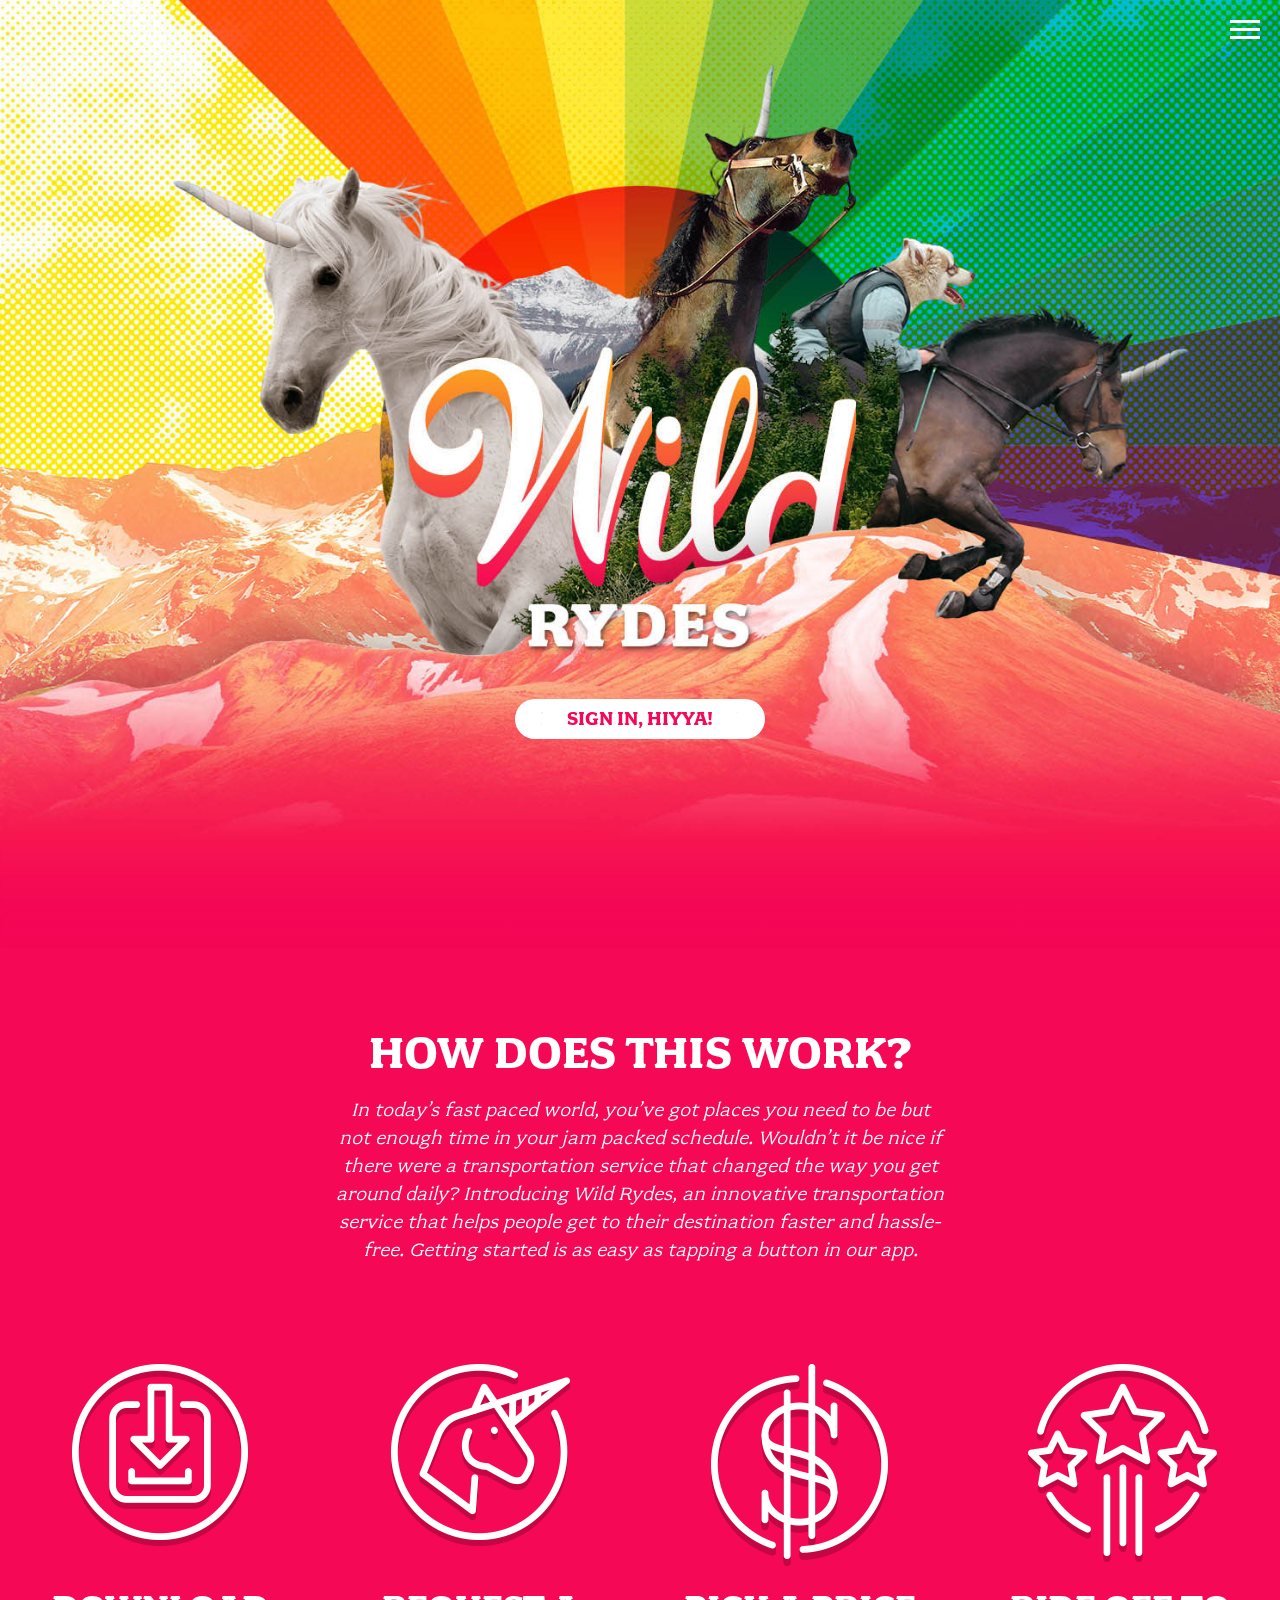
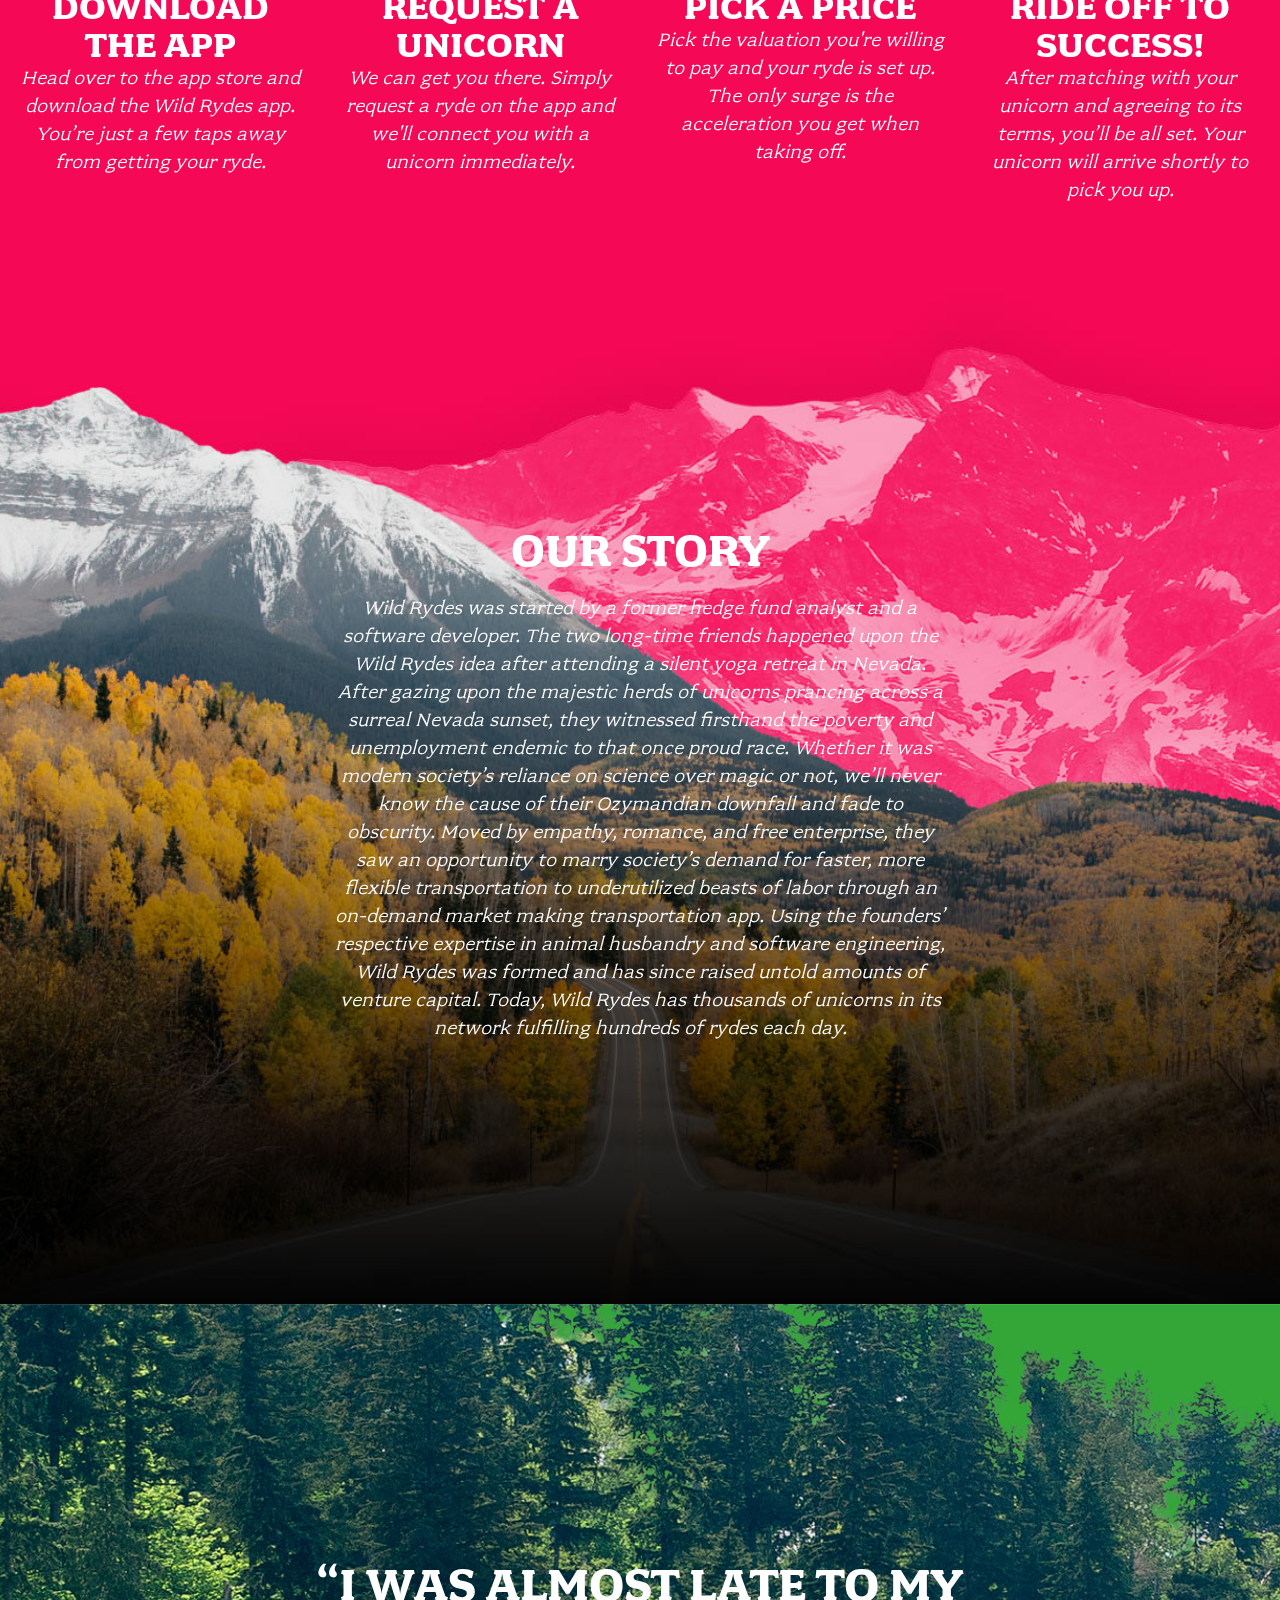
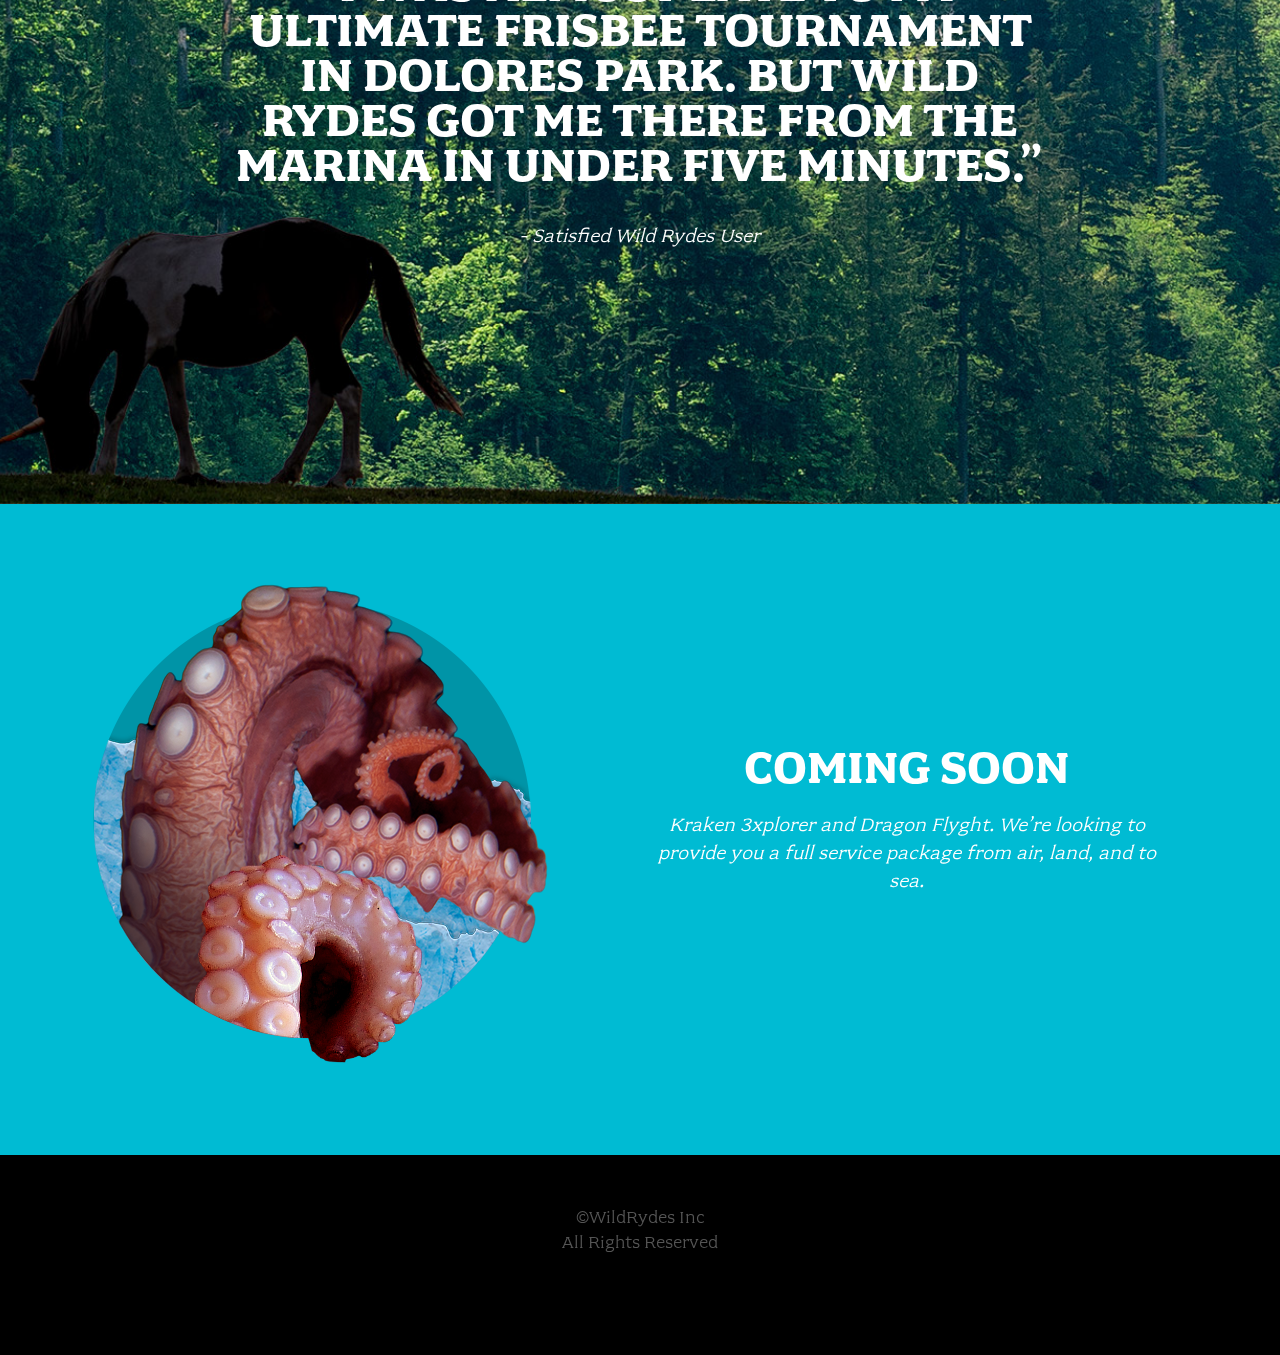
<file: index.html>
<!doctype html>
<html class="no-js" lang="">
<head>
  <meta charset="utf-8">
  <meta name="description" content="">
  <meta name="viewport" content="width=device-width, initial-scale=1">
  <title>Wild Rydes</title>

  <link rel="stylesheet" href="css/font.css">
  <link rel="stylesheet" href="css/main.css">

  <script src="js/vendor/modernizr.js"></script>
</head>
<body class="page-home">

  <header class="site-header">
    <h1 class="title">Wild Rydes</h1>
    <nav class="site-nav">
      <ul>
        <li><a href="index.html">Home</a></li>
        <li><a href="unicorns.html">Meet the Unicorns</a></li>
        <li><a href="investors.html">Investors &amp; Board of Directors</a></li>
        <li><a href="faq.html">FAQ</a></li>
        <li><a href="apply.html">Apply</a></li>
      </ul>
    </nav>
    <button type="button" class="btn-menu"><span>Menu</span></button>

    <div id="authLinks">
      <a class="home-button register" href="/register.html">Register, Giddy Up!</a>
      <a class="home-button signin"  href="/signin.html">Sign In, Hiyya!</a>
    </div>

    <div id="authStatus" style="display:none;">
      <span class="home-button" id="loginMessage">Yee‑haw! You’re logged in.</span>
      <button class="home-button logout" id="logoutButton">Log Out</button>
    </div>
  </header>

  <section class="home-about">
    <div class="row column large-9 xlarge-6 xxlarge-4">
      <h2 class="section-title">How Does This Work?</h2>
      <p class="content">
        In today’s fast paced world, you’ve got places you need to be but not enough time in your jam packed schedule. Wouldn’t it be nice if there were a transportation service that changed the way you get around daily? Introducing Wild Rydes, an innovative transportation service that helps people get to their destination faster and hassle-free. Getting started is as easy as tapping a button in our app.
      </p>
    </div>

    <div class="row medium-up-2 large-up-4">
      <div class="column">
        <div class="home-about-block">
          <h3 class="title icon-download">Download The App</h3>
          <p class="content">Head over to the app store and download the Wild Rydes app. You’re just a few taps away from getting your ryde.</p>
        </div>
      </div>

      <div class="column">
        <div class="home-about-block">
          <h3 class="title icon-unicorn">Request A Unicorn</h3>
          <p class="content">We can get you there. Simply request a ryde on the app and we'll connect you with a unicorn immediately.</p>
        </div>
      </div>

      <div class="column">
        <div class="home-about-block">
          <h3 class="title icon-price">Pick A Price</h3>
          <p class="content">Pick the valuation you're willing to pay and your ryde is set up. The only surge is the acceleration you get when taking off.</p>
        </div>
      </div>

      <div class="column">
        <div class="home-about-block">
          <h3 class="title icon-success">Ride Off To Success!</h3>
          <p class="content">After matching with your unicorn and agreeing to its terms, you’ll be all set. Your unicorn will arrive shortly to pick you up.</p>
        </div>
      </div>
    </div>
  </section>

  <section class="home-story">
    <div class="row column large-9 xlarge-6 xxlarge-4">
      <h2 class="section-title">Our Story</h2>
      <p class="content">
        Wild Rydes was started by a former hedge fund analyst and a software developer. The two long-time friends happened upon the Wild Rydes idea after attending a silent yoga retreat in Nevada. After gazing upon the majestic herds of unicorns prancing across a surreal Nevada sunset, they witnessed firsthand the poverty and unemployment endemic to that once proud race. Whether it was modern society’s reliance on science over magic or not, we’ll never know the cause of their Ozymandian downfall and fade to obscurity. Moved by empathy, romance, and free enterprise, they saw an opportunity to marry society’s demand for faster, more flexible transportation to underutilized beasts of labor through an on-demand market making transportation app. Using the founders’ respective expertise in animal husbandry and software engineering, Wild Rydes was formed and has since raised untold amounts of venture capital. Today, Wild Rydes has thousands of unicorns in its network fulfilling hundreds of rydes each day.
      </p>
    </div>
  </section>

  <section class="home-quote">
    <div class="row column medium-8 xxlarge-6">
      <div class="quote-wrap">
        <div class="quote">
          “I was almost late to my ultimate frisbee tournament in DOLORES park. BUt Wild Rydes Got me there from the marina in under five minutes.”
        </div>
        <div class="quoter">- Satisfied Wild Rydes User</div>
      </div>
    </div>
  </section>

  <section class="kraken-callout">
    <div class="row">
      <div class="columns medium-6 xxlarge-4 xxlarge-offset-2">
        <img src="images/wr-home-kraken.png">
      </div>

      <div class="columns medium-6 xlarge-5 xxlarge-4">
        <h4 class="title">Coming Soon</h4>
        <p class="content">
          Kraken 3xplorer and Dragon Flyght. We’re looking to provide you a full service package from air, land, and to sea.
        </p>
      </div>
    </div>
  </section>

  <footer class="site-footer">
    <div class="row column">
      <div class="footer-legal">
        &copy;WildRydes Inc<br>
        All Rights Reserved
      </div>
    </div>
  </footer>

  <script src="js/vendor.js"></script>
  <script src="js/vendor/jquery-3.1.0.js"></script>
  
  <script src="js/vendor/aws-cognito-sdk.min.js"></script>
  <script src="js/vendor/amazon-cognito-identity.min.js"></script>
  <script src="js/config.js"></script>
  <script src="js/cognito-auth.js"></script>
  
  <script src="js/main.js"></script>
</body>
</html>
</file>
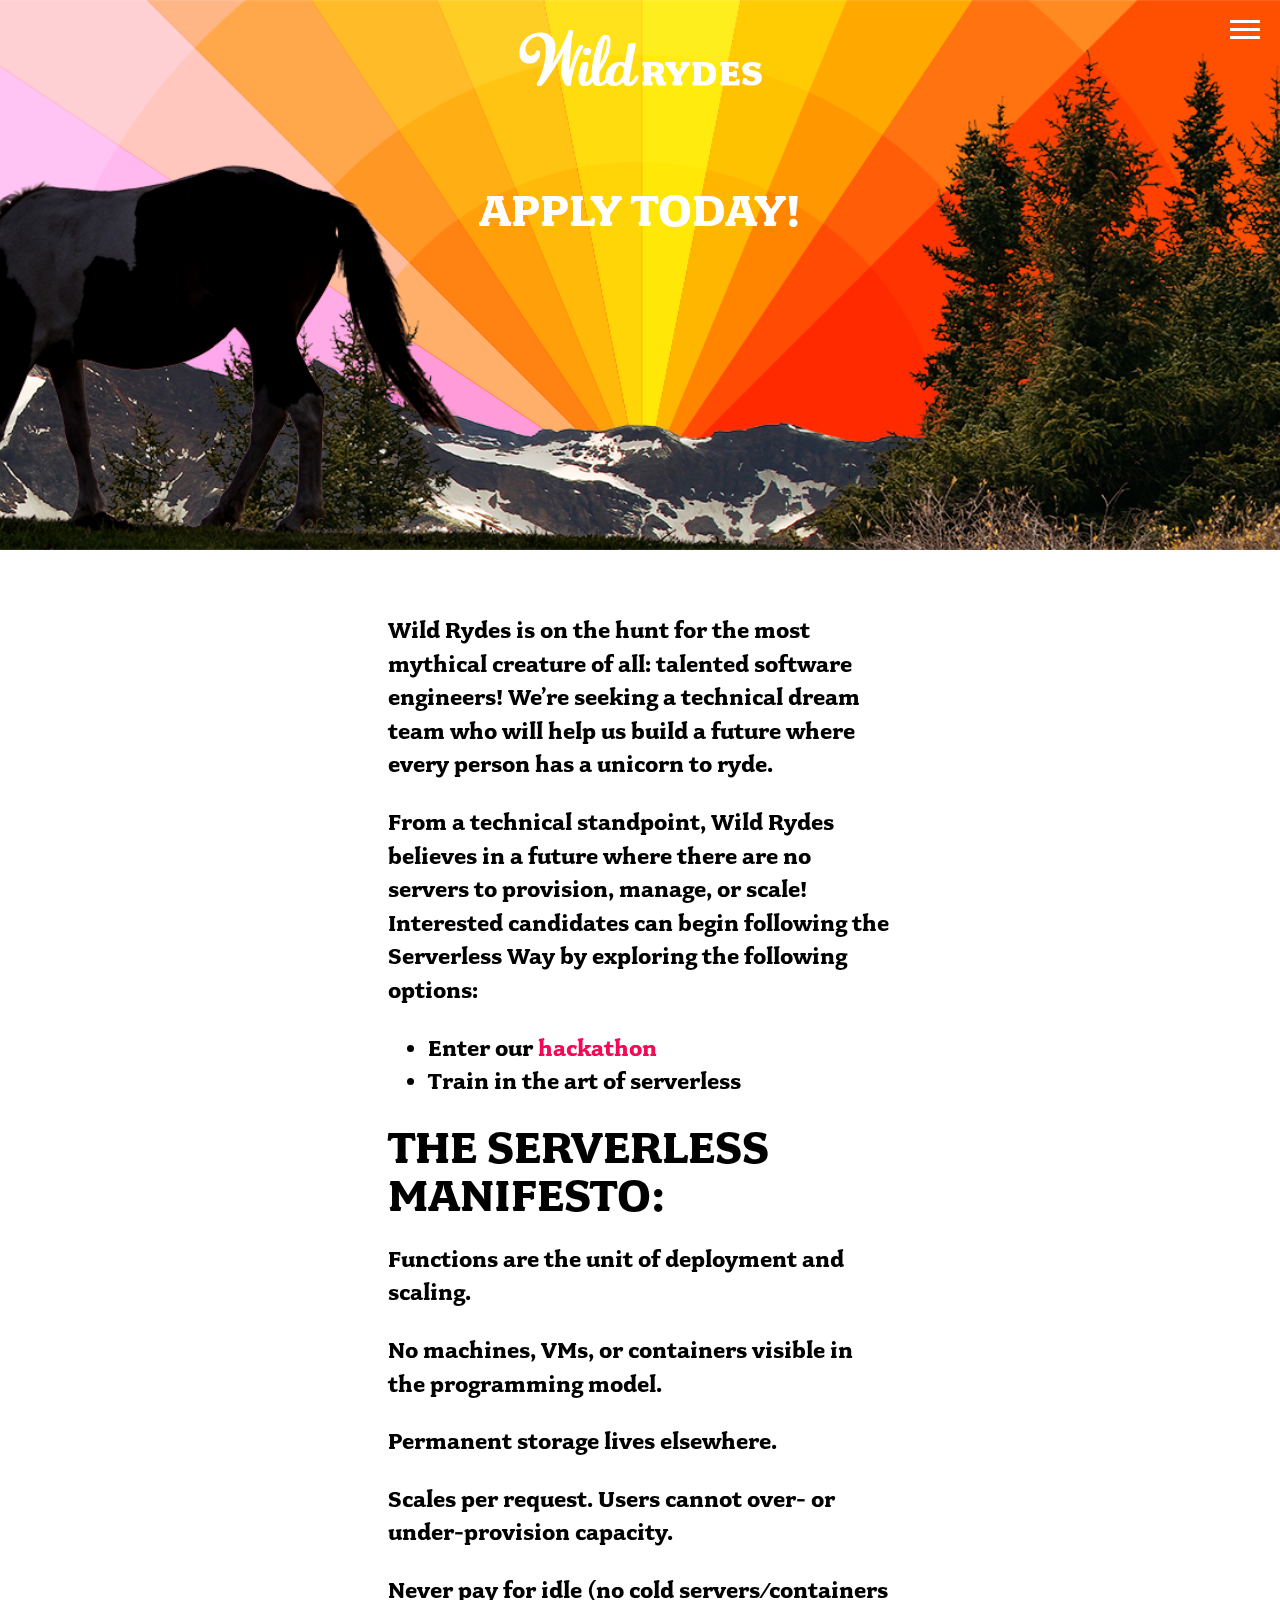
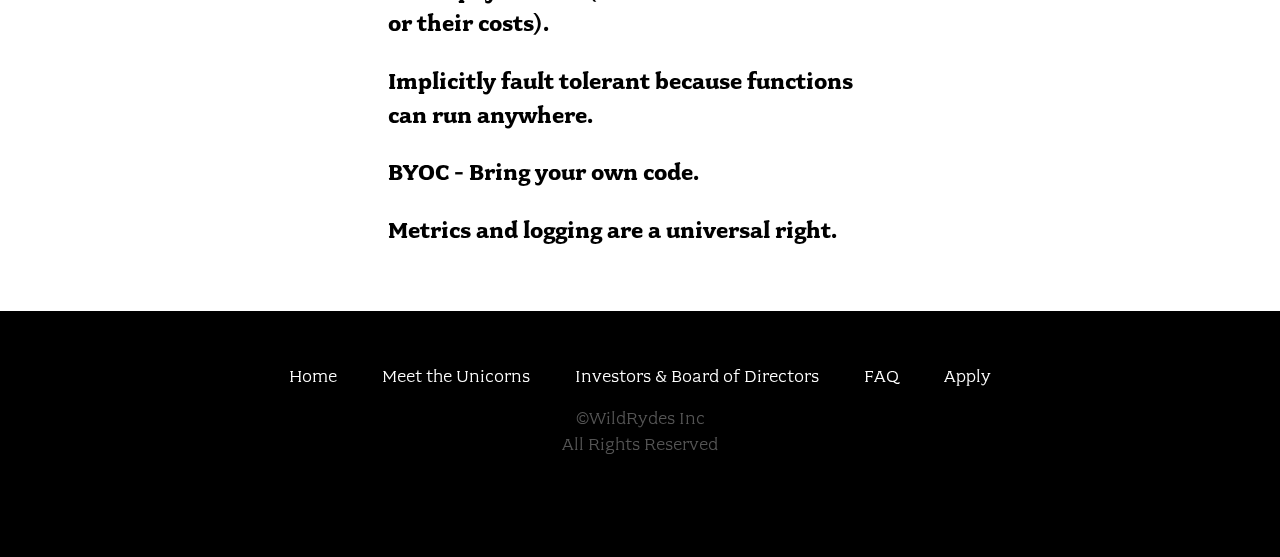
<file: apply.html>
<!doctype html>
<html class="no-js" lang="">
<head>
  <meta charset="utf-8">
  <meta name="description" content="">
  <meta name="viewport" content="width=device-width, initial-scale=1">
  <title>Apply - Wild Rydes</title>

  <link rel="stylesheet" href="css/font.css">
  <link rel="stylesheet" href="css/main.css">

  <script src="js/vendor/modernizr.js"></script>
</head>
<body class="page-apply">

  <header class="site-header">
    <div class="site-logo">Wild Rydes</div>

    <div class="row column medium-8 large-6 xlarge-5 xxlarge-4">
      <h1 class="title">Apply Today!</h1>
    </div>

    <nav class="site-nav">
      <ul>
        <li><a href="index.html">Home</a></li>
        <li><a href="unicorns.html">Meet the Unicorns</a></li>
        <li><a href="investors.html">Investors & Board of Directors</a></li>
        <li><a href="faq.html">FAQ</a></li>
        <li><a href="apply.html">Apply</a></li>
      </ul>
    </nav>
    <button type="button" class="btn-menu"><span>Menu</span></button>
  </header>

  <section class="content">
    <div class="row column medium-10 large-7 xlarge-5">
      <p>Wild Rydes is on the hunt for the most mythical creature of all: talented software engineers! We’re seeking a technical dream team who will help us build a future where every person has a unicorn to ryde.</p>
      <p>From a technical standpoint, Wild Rydes believes in a future where there are no servers to provision, manage, or scale! Interested candidates can begin following the Serverless Way by exploring the following options:</p>
      <ul>
        <li>Enter our <a href="http://awschatbot.devpost.com" target="_blank">hackathon</a></li>
        <li>Train in the art of serverless</li>
      </ul>

      <h2>The Serverless Manifesto:</h2>
      <p>Functions are the unit of deployment and scaling.</p>
      <p>No machines, VMs, or containers visible in the programming model.</p>
      <p>Permanent storage lives elsewhere.</p>
      <p>Scales per request. Users cannot over- or under-provision capacity.</p>
      <p>Never pay for idle (no cold servers/containers or their costs).</p>
      <p>Implicitly fault tolerant because functions can run anywhere.</p>
      <p>BYOC - Bring your own code.</p>
      <p>Metrics and logging are a universal right.</p>
    </div>
  </section>

  <footer class="site-footer">
    <div class="row column">
      <nav class="footer-nav">
        <ul>
          <li><a href="index.html">Home</a></li>
          <li><a href="unicorns.html">Meet the Unicorns</a></li>
          <li><a href="investors.html">Investors & Board of Directors</a></li>
          <li><a href="faq.html">FAQ</a></li>
          <li><a href="apply.html">Apply</a></li>
        </ul>
      </nav>
    </div>

    <div class="row column">
      <div class="footer-legal">
        &copy;WildRydes Inc<br>
        All Rights Reserved
      </div>
    </div>
  </footer>

  <script src="js/vendor.js"></script>

  <script src="js/main.js"></script>
</body>
</html>
</file>
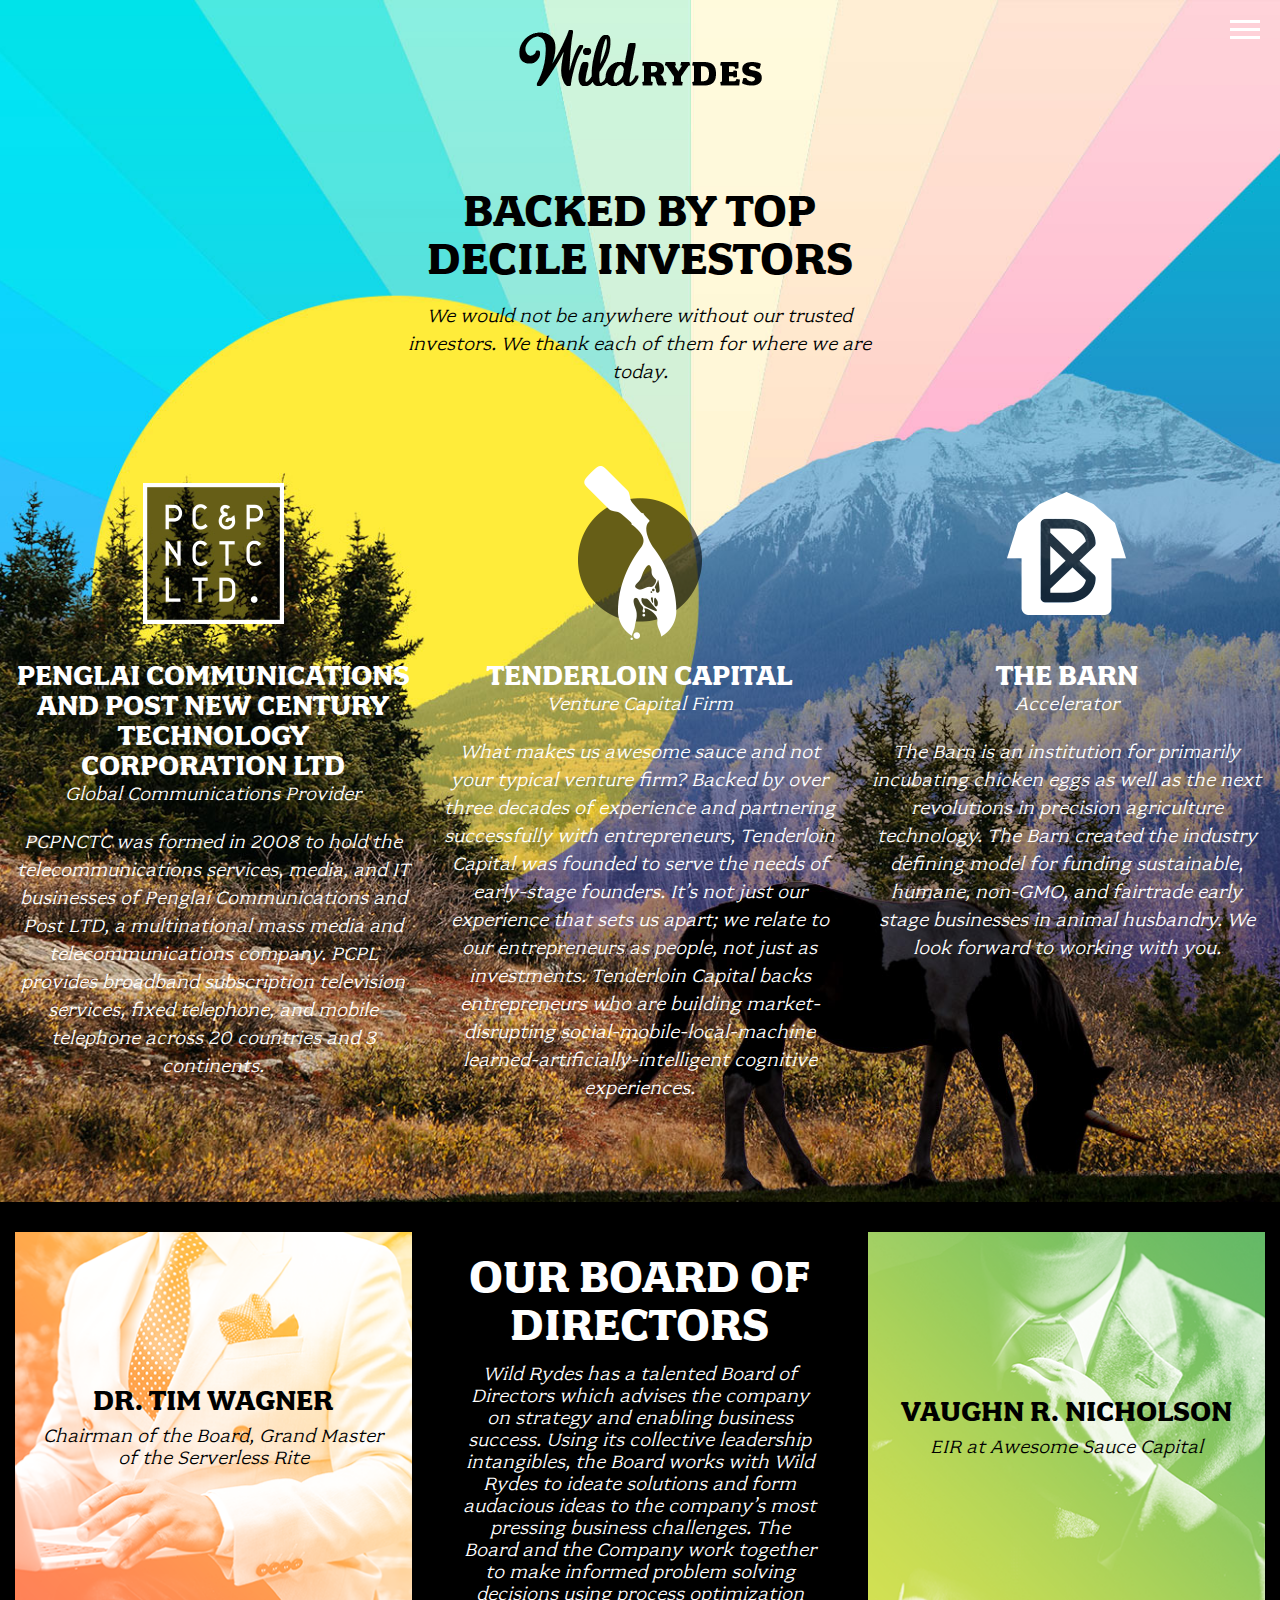
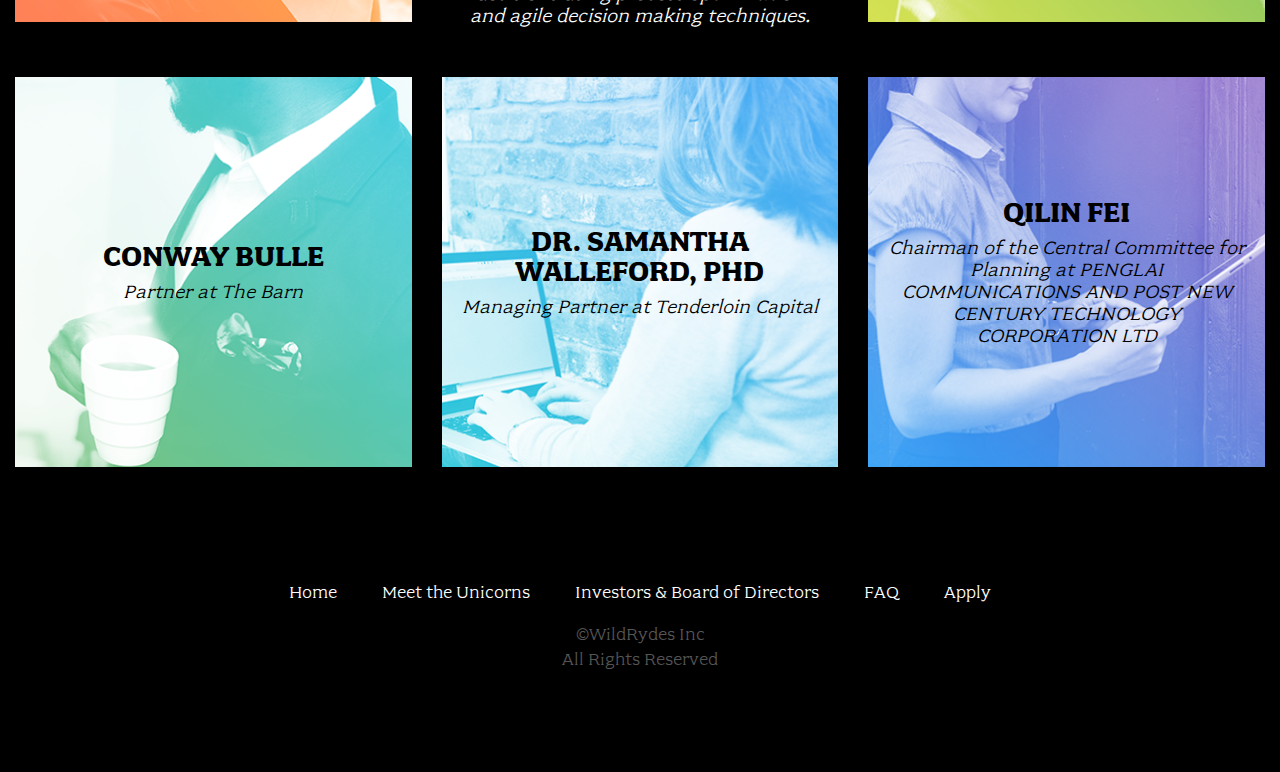
<file: investors.html>
<!doctype html>
<html class="no-js" lang="">
<head>
  <meta charset="utf-8">
  <meta name="description" content="">
  <meta name="viewport" content="width=device-width, initial-scale=1">
  <title>Investors &amp; Board of Directors - Wild Rydes</title>

  <link rel="stylesheet" href="css/font.css">
  <link rel="stylesheet" href="css/main.css">

  <script src="js/vendor/modernizr.js"></script>
</head>
<body class="page-investors">

  <div class="top-section">
    <header class="site-header">
      <div class="site-logo dark">Wild Rydes</div>

      <div class="row column medium-8 large-6 xlarge-5 xxlarge-4">
        <h1 class="title">Backed By Top Decile Investors</h1>
        <p class="content">
          We would not be anywhere without our trusted investors. We thank each of them for where we are today.
        </p>
      </div>

      <nav class="site-nav">
        <ul>
          <li><a href="index.html">Home</a></li>
          <li><a href="unicorns.html">Meet the Unicorns</a></li>
          <li><a href="investors.html">Investors & Board of Directors</a></li>
          <li><a href="faq.html">FAQ</a></li>
          <li><a href="apply.html">Apply</a></li>
        </ul>
      </nav>
      <button type="button" class="btn-menu"><span>Menu</span></button>
    </header>

    <div class="investors-list">
      <div class="row">
        <div class="columns large-4">
          <div class="investor">
            <h2 class="title pcp">Penglai Communications and Post New Century Technology Corporation Ltd</h2>
            <div class="subtitle">Global Communications Provider</div>
            <p class="content">
              PCPNCTC was formed in 2008 to hold the telecommunications services, media, and IT businesses of Penglai Communications and Post LTD, a multinational mass media and telecommunications company. PCPL provides broadband subscription television services, fixed telephone, and mobile telephone across 20 countries and 3 continents.
            </p>
          </div>
        </div>

        <div class="columns large-4">
          <div class="investor">
            <h2 class="title awesome">Tenderloin Capital</h2>
            <div class="subtitle">Venture Capital Firm</div>
            <p class="content">
              What makes us awesome sauce and not your typical venture firm? Backed by over three decades of experience and partnering successfully with entrepreneurs, Tenderloin Capital was founded to serve the needs of early-stage founders. It’s not just our experience that sets us apart; we relate to our entrepreneurs as people, not just as investments. Tenderloin Capital backs entrepreneurs who are building market-disrupting social-mobile-local-machine learned-artificially-intelligent cognitive experiences.
            </p>
          </div>
        </div>

        <div class="columns large-4">
          <div class="investor">
            <h2 class="title barn">The Barn</h2>
            <div class="subtitle">Accelerator</div>
            <p class="content">
              The Barn is an institution for primarily incubating chicken eggs as well as the next revolutions in precision agriculture technology. The Barn created the industry defining model for funding sustainable, humane, non-GMO, and fairtrade early stage businesses in animal husbandry. We look forward to working with you.
            </p>
          </div>
        </div>
      </div>
    </div>
  </div>

  <section class="board-directors">
    <div class="row">
      <div class="columns large-4 large-push-4">
        <div class="intro block">
          <h2 class="title">Our Board of Directors</h2>
          <p class="content">
            Wild Rydes has a talented Board of Directors which advises the company on strategy and enabling business success. Using its collective leadership intangibles, the Board works with Wild Rydes to ideate solutions and form audacious ideas to the company’s most pressing business challenges. The Board and the Company work together to make informed problem solving decisions using process optimization and agile decision making techniques.
          </p>
        </div>
      </div>

      <div class="columns large-4 large-pull-4">
        <div class="one block">
          <h3 class="title">Dr. Tim Wagner</h3>
          <p class="content">Chairman of the Board, Grand Master of the Serverless Rite</p>
        </div>
      </div>

      <div class="columns large-4">
        <div class="two block">
          <h3 class="title">Vaughn R. Nicholson</h3>
          <p class="content">EIR at Awesome Sauce Capital</p>
        </div>
      </div>
    </div>

    <div class="row">
      <div class="columns large-4">
        <div class="three block">
          <h3 class="title">Conway Bulle</h3>
          <p class="content">Partner at The Barn</p>
        </div>
      </div>

      <div class="columns large-4">
        <div class="four block">
          <h3 class="title">Dr. Samantha Walleford, PhD</h3>
          <p class="content">Managing Partner at Tenderloin Capital</p>
        </div>
      </div>

      <div class="columns large-4">
        <div class="five block">
          <h3 class="title">Qilin Fei</h3>
          <p class="content">Chairman of the Central Committee for Planning at PENGLAI COMMUNICATIONS AND POST NEW CENTURY TECHNOLOGY CORPORATION LTD</p>
        </div>
      </div>
    </div>
  </section>

  <footer class="site-footer">
    <div class="row column">
      <nav class="footer-nav">
        <ul>
          <li><a href="index.html">Home</a></li>
          <li><a href="unicorns.html">Meet the Unicorns</a></li>
          <li><a href="investors.html">Investors & Board of Directors</a></li>
          <li><a href="faq.html">FAQ</a></li>
          <li><a href="apply.html">Apply</a></li>
        </ul>
      </nav>
    </div>

    <div class="row column">
      <div class="footer-legal">
        &copy;WildRydes Inc<br>
        All Rights Reserved
      </div>
    </div>
  </footer>

  <script src="js/vendor.js"></script>

  <script src="js/main.js"></script>
</body>
</html>
</file>
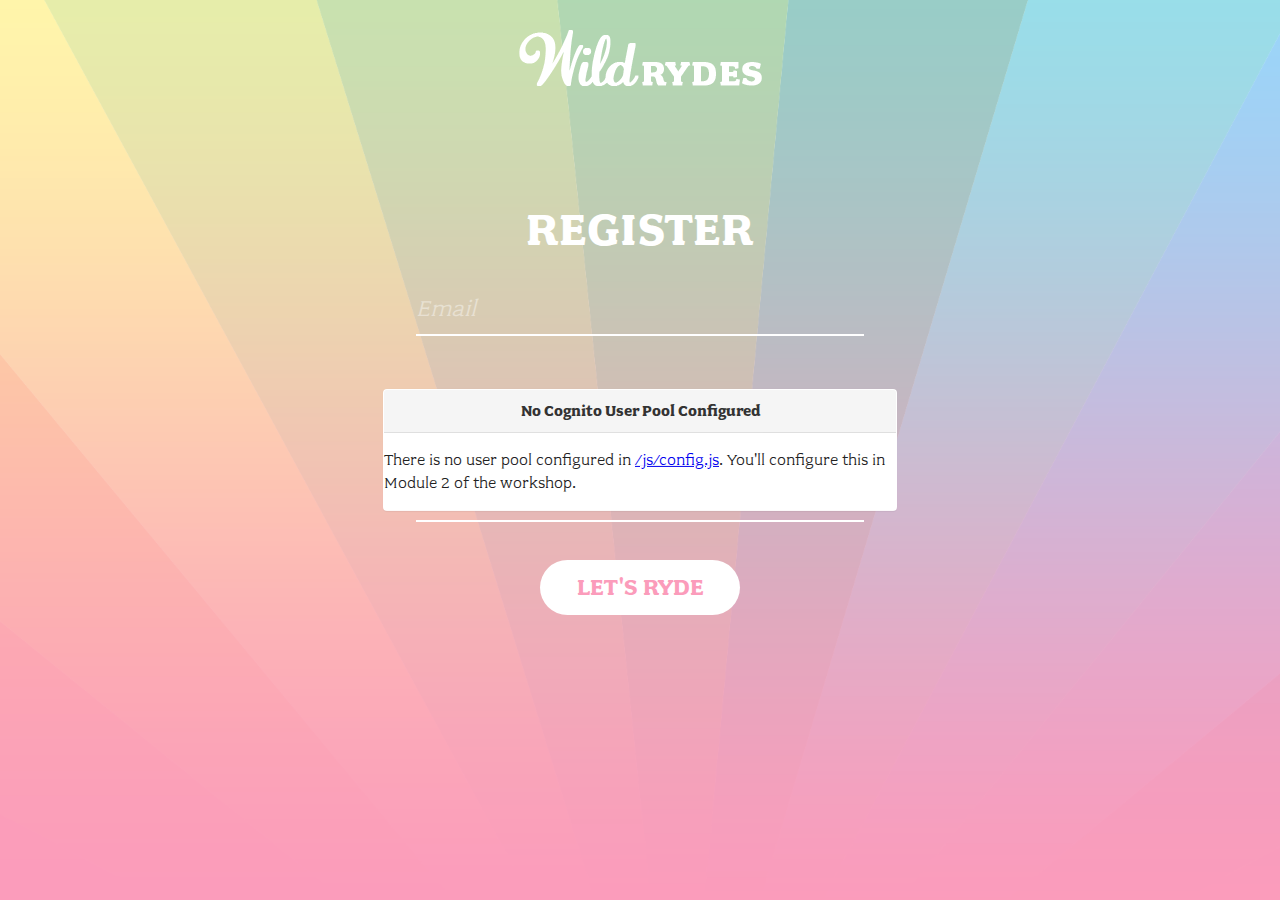
<file: register.html>
<!DOCTYPE html>
<!--[if lt IE 7]>      <html class="no-js lt-ie9 lt-ie8 lt-ie7"> <![endif]-->
<!--[if IE 7]>         <html class="no-js lt-ie9 lt-ie8"> <![endif]-->
<!--[if IE 8]>         <html class="no-js lt-ie9"> <![endif]-->
<!--[if gt IE 8]><!--> <html class="no-js"> <!--<![endif]-->
    <head>
        <meta charset="utf-8">
        <meta http-equiv="X-UA-Compatible" content="IE=edge,chrome=1">
        <title></title>
        <meta name="description" content="">
        <meta name="viewport" content="width=device-width">

        <!-- Place favicon.ico and apple-touch-icon.png in the root directory -->

        <link rel="stylesheet" href="css/font.css">
        <link rel="stylesheet" href="css/normalize.css">
        <link rel="stylesheet" href="css/index.css">
        <link rel="stylesheet" href="/css/message.css">
    </head>
    <body>
        <!--[if lt IE 7]>
            <p class="chromeframe">You are using an <strong>outdated</strong> browser. Please <a href="http://browsehappy.com/">upgrade your browser</a> or <a href="http://www.google.com/chromeframe/?redirect=true">activate Google Chrome Frame</a> to improve your experience.</p>
        <![endif]-->

        <div id="noCognitoMessage" class="configMessage" style="display: none;">
            <div class="backdrop"></div>
            <div class="panel panel-default">
                <div class="panel-heading">
                    <h3 class="panel-title">No Cognito User Pool Configured</h3>
                </div>
                <div class="panel-body">
                    <p>There is no user pool configured in <a href="/js/config.js">/js/config.js</a>. You'll configure this in Module 2 of the workshop.</p>
                </div>
            </div>
        </div>

        <header>
          <img src="images/logo.png">
        </header>

        <section class="form-wrap">
            <h1>Register</h1>
            <form id="registrationForm">
              <input type="email" id="emailInputRegister" placeholder="Email" pattern=".*" required>
              <input type="password" id="passwordInputRegister" placeholder="Password" pattern=".*" required>
              <input type="password" id="password2InputRegister" placeholder="Confirm Password" pattern=".*" required>

              <input type="submit" value="Let's Ryde">
            </form>
        </section>

        <script src="js/vendor/jquery-3.1.0.js"></script>
        <script src="js/vendor/bootstrap.min.js"></script>
        <script src="js/vendor/aws-cognito-sdk.min.js"></script>
        <script src="js/vendor/amazon-cognito-identity.min.js"></script>
        <script src="js/config.js"></script>
        <script src="js/cognito-auth.js"></script>
    </body>
</html>
</file>
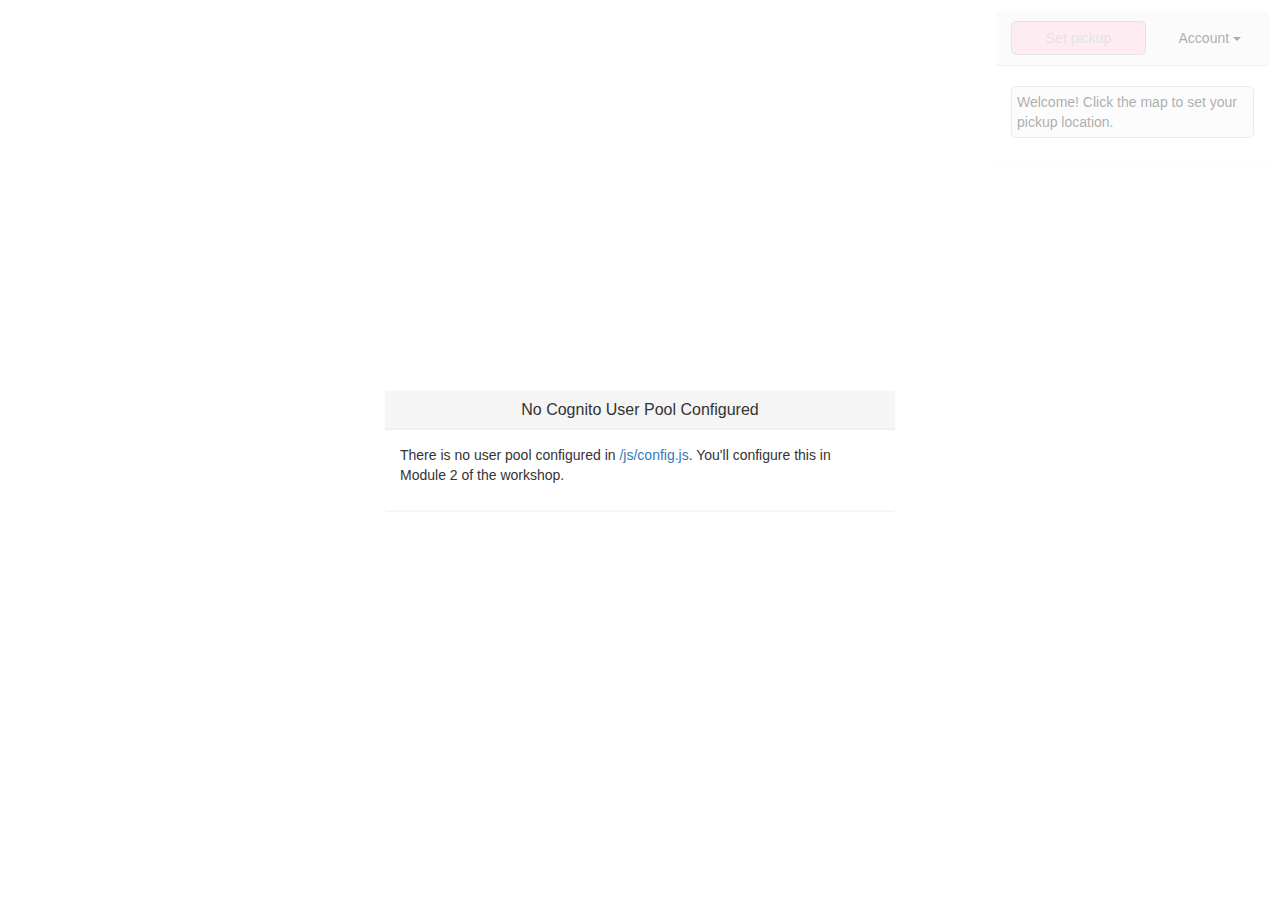
<file: ride.html>
<!DOCTYPE html>
<html>

<head>
    <meta charset="utf-8">
    <meta name="viewport" content="initial-scale=1,maximum-scale=1,user-scalable=no">
    <title>Wild Rydes</title>
    <meta charset="utf-8">
    <meta http-equiv="X-UA-Compatible" content="IE=edge">
    <meta name="viewport" content="width=device-width, initial-scale=1">
    <meta name="description" content="Serverless web application example">
    <meta name="author" content="">


    <link rel="stylesheet" href="https://maxcdn.bootstrapcdn.com/bootstrap/3.3.7/css/bootstrap.min.css" integrity="sha384-BVYiiSIFeK1dGmJRAkycuHAHRg32OmUcww7on3RYdg4Va+PmSTsz/K68vbdEjh4u" crossorigin="anonymous">
    <link rel="stylesheet" href="https://js.arcgis.com/4.6/esri/css/main.css">
    <link rel="stylesheet" href="/css/ride.css">
    <link rel="stylesheet" href="/css/message.css">
</head>

<body>

    <div class="info panel panel-default">
        <div class="panel-heading">
            <button id="request" class="btn btn-primary" disabled="disabled">Set pickup</button>
            <div class="dropdown pull-right">
                <button id="accountLink" class="btn" type="button" data-toggle="dropdown" aria-haspopup="true" aria-expanded="false">
                    Account <span class="caret"></span>
                </button>
                <ul class="dropdown-menu" aria-labelledby="accountLink">
                    <li><a id="signOut" href="#">Sign out</a></li>
                </ul>
            </div>
        </div>
        <div class="panel-body">
            <ol id="updates">
                <li>Welcome! Click the map to set your pickup location.</li>
            </ol>
        </div>
    </div>

    <div id="noApiMessage" class="configMessage" style="display: none;">
        <div class="backdrop"></div>
        <div class="panel panel-default">
            <div class="panel-heading">
                <h3 class="panel-title">Successfully Authenticated!</h3>
            </div>
            <div class="panel-body">
                <p>This page is not functional yet because there is no API invoke URL configured in <a href="/js/config.js">/js/config.js</a>. You'll configure this in Module 3.</p>
                <p>In the meantime, if you'd like to test the Amazon Cognito user pool authorizer for your API, use the auth token below:</p>
                <textarea class="authToken"></textarea>
            </div>
        </div>
    </div>

    <div id="noCognitoMessage" class="configMessage" style="display: none;">
        <div class="backdrop"></div>
        <div class="panel panel-default">
            <div class="panel-heading">
                <h3 class="panel-title">No Cognito User Pool Configured</h3>
            </div>
            <div class="panel-body">
                <p>There is no user pool configured in <a href="/js/config.js">/js/config.js</a>. You'll configure this in Module 2 of the workshop.</p>
            </div>
        </div>
    </div>

    <div id="main">
        <div id="map">
        </div>
    </div>

    <div id="authTokenModal" class="modal fade" tabindex="-1" role="dialog" aria-labelledby="authToken">
        <div class="modal-dialog" role="document">
            <div class="modal-content">
                <div class="modal-header">
                    <button type="button" class="close" data-dismiss="modal" aria-label="Close"><span aria-hidden="true">&times;</span></button>
                    <h4 class="modal-title" id="myModalLabel">Your Auth Token</h4>
                </div>
                <div class="modal-body">
                    <textarea class="authToken"></textarea>
                </div>
                <div class="modal-footer">
                    <button type="button" class="btn btn-default" data-dismiss="modal">Close</button>
                </div>
            </div>
        </div>
    </div>


    <script src="js/vendor/jquery-3.1.0.js"></script>
    <script src="js/vendor/bootstrap.min.js"></script>
    <script src="js/vendor/aws-cognito-sdk.min.js"></script>
    <script src="js/vendor/amazon-cognito-identity.min.js"></script>
    <script src="https://js.arcgis.com/4.6/"></script>
    <script src="js/config.js"></script>
    <script src="js/cognito-auth.js"></script>
    <script src="js/esri-map.js"></script>
    <script src="js/ride.js"></script>
</body>

</html>
</file>
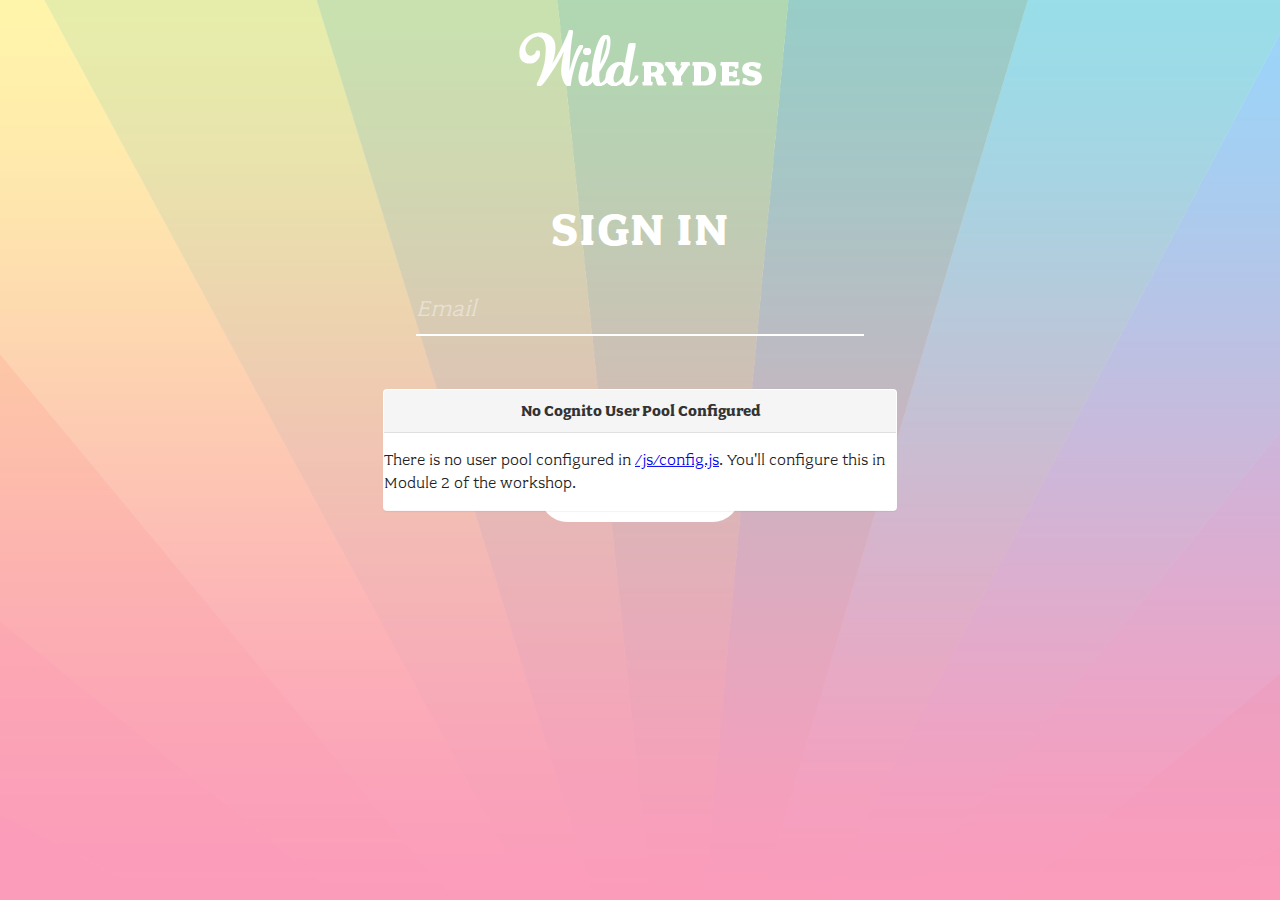
<file: signin.html>
<!DOCTYPE html>
<!--[if lt IE 7]>      <html class="no-js lt-ie9 lt-ie8 lt-ie7"> <![endif]-->
<!--[if IE 7]>         <html class="no-js lt-ie9 lt-ie8"> <![endif]-->
<!--[if IE 8]>         <html class="no-js lt-ie9"> <![endif]-->
<!--[if gt IE 8]><!--> <html class="no-js"> <!--<![endif]-->
    <head>
        <meta charset="utf-8">
        <meta http-equiv="X-UA-Compatible" content="IE=edge,chrome=1">
        <title></title>
        <meta name="description" content="">
        <meta name="viewport" content="width=device-width">

        <!-- Place favicon.ico and apple-touch-icon.png in the root directory -->

        <link rel="stylesheet" href="css/font.css">
        <link rel="stylesheet" href="css/normalize.css">
        <link rel="stylesheet" href="css/index.css">
        <link rel="stylesheet" href="/css/message.css">
    </head>
    <body>
        <!--[if lt IE 7]>
            <p class="chromeframe">You are using an <strong>outdated</strong> browser. Please <a href="http://browsehappy.com/">upgrade your browser</a> or <a href="http://www.google.com/chromeframe/?redirect=true">activate Google Chrome Frame</a> to improve your experience.</p>
        <![endif]-->

        <div id="noCognitoMessage" class="configMessage" style="display: none;">
            <div class="backdrop"></div>
            <div class="panel panel-default">
                <div class="panel-heading">
                    <h3 class="panel-title">No Cognito User Pool Configured</h3>
                </div>
                <div class="panel-body">
                    <p>There is no user pool configured in <a href="/js/config.js">/js/config.js</a>. You'll configure this in Module 2 of the workshop.</p>
                </div>
            </div>
        </div>

        <header>
          <img src="images/logo.png">
        </header>


        <section class="form-wrap">
            <h1>Sign In</h1>
            <form id="signinForm">
              <input type="email" id="emailInputSignin" placeholder="Email" required>
              <input type="password" id="passwordInputSignin" placeholder="Password" pattern=".*" required>

              <input type="submit" value="Sign in">
            </form>
        </section>

        <script src="js/vendor/jquery-3.1.0.js"></script>
        <script src="js/vendor/bootstrap.min.js"></script>
        <script src="js/vendor/aws-cognito-sdk.min.js"></script>
        <script src="js/vendor/amazon-cognito-identity.min.js"></script>
        <script src="js/config.js"></script>
        <script src="js/cognito-auth.js"></script>
    </body>
</html>
</file>
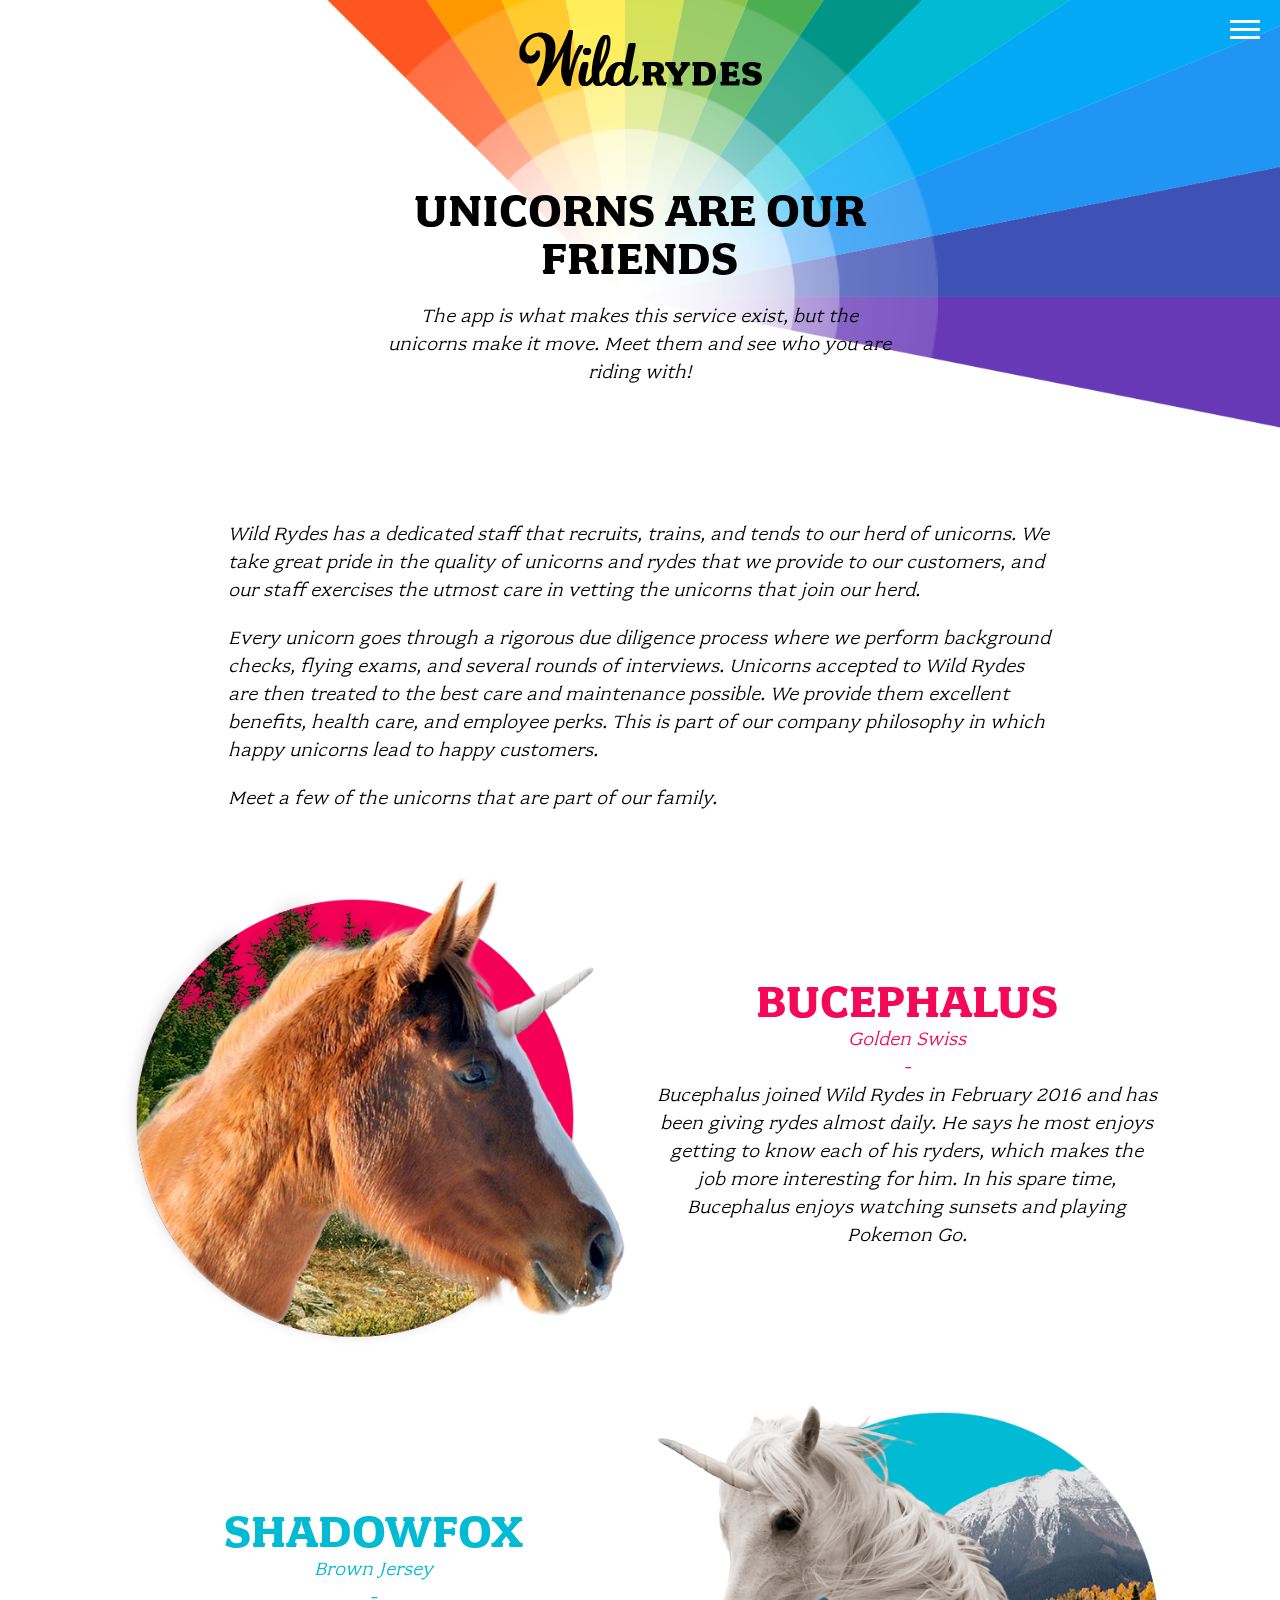
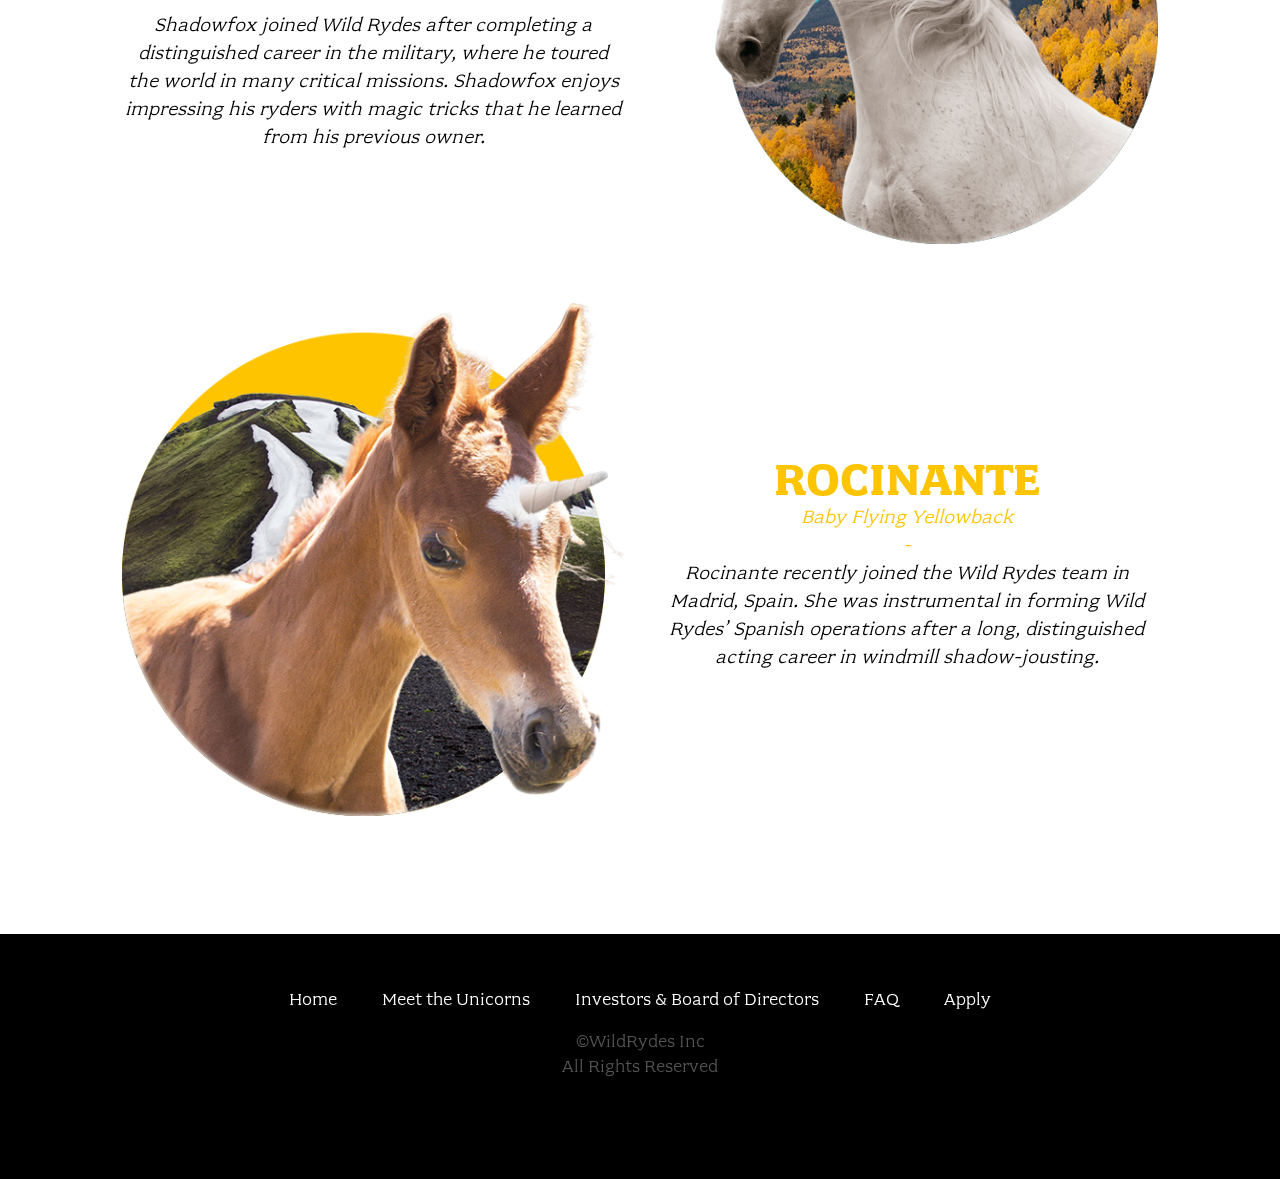
<file: unicorns.html>
<!doctype html>
<html class="no-js" lang="">
<head>
  <meta charset="utf-8">
  <meta name="description" content="">
  <meta name="viewport" content="width=device-width, initial-scale=1">
  <title>Unicorns - Wild Rydes</title>

  <link rel="stylesheet" href="css/font.css">
  <link rel="stylesheet" href="css/main.css">

  <script src="js/vendor/modernizr.js"></script>
</head>
<body class="page-unicorns">

  <header class="site-header">
    <div class="site-logo dark">Wild Rydes</div>

    <div class="row column medium-8 large-6 xlarge-5 xxlarge-4">
      <h1 class="title">Unicorns Are Our Friends</h1>
      <p class="content">
        The app is what makes this service exist, but the unicorns make it move. Meet them and see who you are riding with!
      </p>
    </div>

    <nav class="site-nav">
      <ul>
        <li><a href="index.html">Home</a></li>
        <li><a href="unicorns.html">Meet the Unicorns</a></li>
        <li><a href="investors.html">Investors & Board of Directors</a></li>
        <li><a href="faq.html">FAQ</a></li>
        <li><a href="apply.html">Apply</a></li>
      </ul>
    </nav>
    <button type="button" class="btn-menu"><span>Menu</span></button>
  </header>

  <div class="row column medium-10 large-8 xxlarge-6">
    <p class="content">
      Wild Rydes has a dedicated staff that recruits, trains, and tends to our herd of unicorns. We take great pride in the quality of unicorns and rydes that we provide to our customers, and our staff exercises the utmost care in vetting the unicorns that join our herd.
    </p>

    <p class="content">
      Every unicorn goes through a rigorous due diligence process where we perform background checks, flying exams, and several rounds of interviews. Unicorns accepted to Wild Rydes are then treated to the best care and maintenance possible. We provide them excellent benefits, health care, and employee perks. This is part of our company philosophy in which happy unicorns lead to happy customers.
    </p>

    <p class="content">Meet a few of the unicorns that are part of our family.</p>
  </div>

  <section class="unicorns-list">
    <div class="row">
      <div class="unicorn jimmy">
        <div class="columns medium-5 large-6 xlarge-5 xlarge-offset-1">
          <img src="images/wr-unicorn-one.png" alt="Jimmy Three Legs">
        </div>

        <div class="columns medium-7 large-6 xlarge-5 xxlarge-4">
          <h2 class="title">Bucephalus</h2>
          <div class="subtitle">Golden Swiss</div>
          <p class="content">
            Bucephalus joined Wild Rydes in February 2016 and has been giving rydes almost daily. He says he most enjoys getting to know each of his ryders, which makes the job more interesting for him. In his spare time, Bucephalus enjoys watching sunsets and playing Pokemon Go.
          </p>
        </div>
      </div>
    </div>

    <div class="row">
      <div class="unicorn henry">
        <div class="columns medium-5 medium-push-7 large-6 large-push-6 xlarge-5 xlarge-offset-1 xlarge-push-5">
          <img src="images/wr-unicorn-two.png" alt="Hot Shoe Henry">
        </div>

        <div class="columns medium-7 medium-pull-5 large-6 large-pull-6 xlarge-5 xlarge-pull-5 xxlarge-4 xxlarge-offset-1">
          <h2 class="title">Shadowfox</h2>
          <div class="subtitle">Brown Jersey</div>
          <p class="content">
            Shadowfox joined Wild Rydes after completing a distinguished career in the military, where he toured the world in many critical missions. Shadowfox enjoys impressing his ryders with magic tricks that he learned from his previous owner.
          </p>
        </div>
      </div>
    </div>

    <div class="row">
      <div class="unicorn veronica">
        <div class="columns medium-5 large-6 xlarge-5 xlarge-offset-1">
          <img src="images/wr-unicorn-three.png" alt="Veronica">
        </div>

        <div class="columns medium-7 large-6 xlarge-5 xxlarge-4">
          <h2 class="title">Rocinante</h2>
          <div class="subtitle">Baby Flying Yellowback</div>
          <p class="content">
            Rocinante recently joined the Wild Rydes team in Madrid, Spain. She was instrumental in forming Wild Rydes’ Spanish operations after a long, distinguished acting career in windmill shadow-jousting.
          </p>
        </div>
      </div>
    </div>
  </section>

  <footer class="site-footer">
    <div class="row column">
      <nav class="footer-nav">
        <ul>
          <li><a href="index.html">Home</a></li>
          <li><a href="unicorns.html">Meet the Unicorns</a></li>
          <li><a href="investors.html">Investors & Board of Directors</a></li>
          <li><a href="faq.html">FAQ</a></li>
          <li><a href="apply.html">Apply</a></li>
        </ul>
      </nav>
    </div>

    <div class="row column">
      <div class="footer-legal">
        &copy;WildRydes Inc<br>
        All Rights Reserved
      </div>
    </div>
  </footer>

  <script src="js/vendor.js"></script>

  <script src="js/main.js"></script>
</body>
</html>
</file>
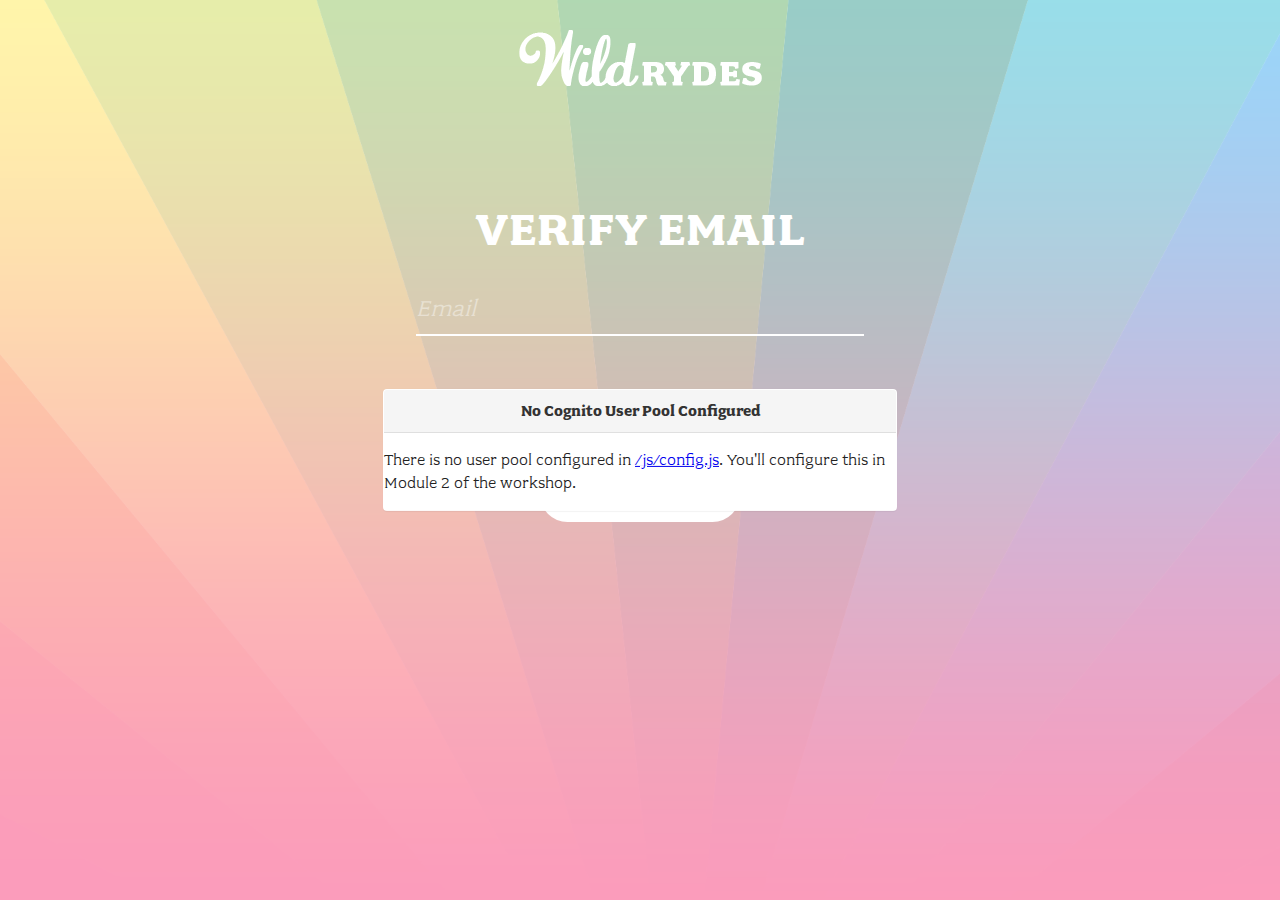
<file: verify.html>
<!DOCTYPE html>
<!--[if lt IE 7]>      <html class="no-js lt-ie9 lt-ie8 lt-ie7"> <![endif]-->
<!--[if IE 7]>         <html class="no-js lt-ie9 lt-ie8"> <![endif]-->
<!--[if IE 8]>         <html class="no-js lt-ie9"> <![endif]-->
<!--[if gt IE 8]><!--> <html class="no-js"> <!--<![endif]-->
    <head>
        <meta charset="utf-8">
        <meta http-equiv="X-UA-Compatible" content="IE=edge,chrome=1">
        <title></title>
        <meta name="description" content="">
        <meta name="viewport" content="width=device-width">

        <!-- Place favicon.ico and apple-touch-icon.png in the root directory -->

        <link rel="stylesheet" href="css/font.css">
        <link rel="stylesheet" href="css/normalize.css">
        <link rel="stylesheet" href="css/index.css">
        <link rel="stylesheet" href="/css/message.css">
    </head>
    <body>
        <!--[if lt IE 7]>
            <p class="chromeframe">You are using an <strong>outdated</strong> browser. Please <a href="http://browsehappy.com/">upgrade your browser</a> or <a href="http://www.google.com/chromeframe/?redirect=true">activate Google Chrome Frame</a> to improve your experience.</p>
        <![endif]-->

        <div id="noCognitoMessage" class="configMessage" style="display: none;">
            <div class="backdrop"></div>
            <div class="panel panel-default">
                <div class="panel-heading">
                    <h3 class="panel-title">No Cognito User Pool Configured</h3>
                </div>
                <div class="panel-body">
                    <p>There is no user pool configured in <a href="/js/config.js">/js/config.js</a>. You'll configure this in Module 2 of the workshop.</p>
                </div>
            </div>
        </div>

        <header>
          <img src="images/logo.png">
        </header>


        <section class="form-wrap">
            <h1>Verify Email</h1>
            <form id="verifyForm">
              <input type="email" id="emailInputVerify" placeholder="Email" required>
              <input type="text" id="codeInputVerify" placeholder="Verification Code" pattern=".*" required>

              <input type="submit" value="Verify">
            </form>
        </section>

        <script src="js/vendor/jquery-3.1.0.js"></script>
        <script src="js/vendor/bootstrap.min.js"></script>
        <script src="js/vendor/aws-cognito-sdk.min.js"></script>
        <script src="js/vendor/amazon-cognito-identity.min.js"></script>
        <script src="js/config.js"></script>
        <script src="js/cognito-auth.js"></script>
    </body>
</html>
</file>
<file: css/font.css>
@font-face {
    font-family: "fairplex-wide";
    font-style: normal;
    font-weight: 400;
    src: url("../fonts/fairplex-wide-n4.woff") format("woff2");
}
@font-face {
    font-family: "fairplex-wide";
    font-style: normal;
    font-weight: 700;
    src: url("../fonts/fairplex-wide-n7.woff") format("woff2");
}
</file>
<file: css/index.css>
/*
 * HTML5 Boilerplate
 *
 * What follows is the result of much research on cross-browser styling.
 * Credit left inline and big thanks to Nicolas Gallagher, Jonathan Neal,
 * Kroc Camen, and the H5BP dev community and team.
 */

/* ==========================================================================
   Base styles: opinionated defaults
   ========================================================================== */

html,
button,
input,
select,
textarea {
    color: #222;
}

body {
    font-size: 1em;
    line-height: 1.4;
}

/*
 * Remove text-shadow in selection highlight: h5bp.com/i
 * These selection declarations have to be separate.
 * Customize the background color to match your design.
 */

::-moz-selection {
    background: #b3d4fc;
    text-shadow: none;
}

::selection {
    background: #b3d4fc;
    text-shadow: none;
}

/*
 * A better looking default horizontal rule
 */

hr {
    display: block;
    height: 1px;
    border: 0;
    border-top: 1px solid #ccc;
    margin: 1em 0;
    padding: 0;
}

/*
 * Remove the gap between images and the bottom of their containers: h5bp.com/i/440
 */

img {
    vertical-align: middle;
}

/*
 * Remove default fieldset styles.
 */

fieldset {
    border: 0;
    margin: 0;
    padding: 0;
}

/*
 * Allow only vertical resizing of textareas.
 */

textarea {
    resize: vertical;
}

/* ==========================================================================
   Chrome Frame prompt
   ========================================================================== */

.chromeframe {
    margin: 0.2em 0;
    background: #ccc;
    color: #000;
    padding: 0.2em 0;
}

/* ==========================================================================
   Author's custom styles
   ========================================================================== */







/* Generic */

body{
  width: 100vw;
  height: 100vh;

  background-image: url(../images/background.png);
  background-size: cover;
  background-repeat: no-repeat;
  background-position: center bottom;

  font-family: "fairplex-wide";
  -webkit-font-smoothing: antialiased;
  -moz-osx-font-smoothing: grayscale;
}





/* Logo */


header{
  width: 100vw;
  padding: 30px 0 100px;
}

header img{
  margin: 0 auto;
  display: block;
}

@media screen and (max-width: 600px) {
  header{
    padding: 30px 0 0;
  }

  header img{
    width: 35%;
  }
}





/* Forms */

.form-wrap{
    width: 35%;
    margin: 0 auto;
}

.left-form{
  width: 47.5%;

  float: left;
}

.right-form{
  width: 47.5%;

  float: right;
}


@media screen and (max-width: 1200px) {
  .form-wrap{
    width: 90%;
  }
}


@media screen and (max-width: 600px) {
  .form-wrap{
    width: 90%;
  }

  .left-form{
    width: 100%;
  }

  .right-form{
    width: 100%;
  }
}


input[type=text], input[type=password], input[type=email] {
    width: 100%;
    padding: 12px 0;
    margin: 10px 0 30px;
    display: inline-block;
    border: none;
    border-bottom: 2px solid white;
    box-sizing: border-box;
    background: transparent;
    outline: none;

    font-family: "fairplex-wide";
    font-size: 24px;
    opacity: 1;
    color: white;
    font-weight: 400;

    -webkit-transition: border-bottom 0.4s ease-in-out;
    transition: border-bottom 0.4s ease-in-out;
}

input[type=text]:focus, input[type=password]:focus {
    border-bottom: 2px solid black;
}


input[type=text]:valid, input[type=password]:valid {
    border-bottom: 2px solid #f50856;
} /* This is a quick fix to get an authorization / valid entry state without using JS */

input[type=submit] {
    width: 200px;
    background-color: white;
    color: #f50856;
    padding: 14px 20px;
    margin: 8px auto 30px;
    border: none;
    border-radius: 40px;
    cursor: pointer;
    display: block;

    font-family: "fairplex-wide";
    font-size: 24px;
    opacity: 1;
    font-weight: 700;
    text-transform: uppercase;

    -webkit-transition: background-color 0.2s ease-in-out;
    transition: background-color 0.2s ease-in-out;
}

input[type=submit]:hover {
    background-color: #dddddd;
    color: #bb0642;
}


::-webkit-input-placeholder { /* Chrome */
  color: white;
  font-style: italic;
  opacity: .4;

  font-family: "fairplex-wide";
  color: white;
  font-weight: 400;
}
:-ms-input-placeholder { /* IE 10+ */
  color: white;
  font-style: italic;
  opacity: .4;
}
::-moz-placeholder { /* Firefox 19+ */
  color: white;
  opacity: .4;
  font-style: italic;
}
:-moz-placeholder { /* Firefox 4 - 18 */
  color: white;
  opacity: .4;
  font-style: italic;
}





/* Typography */

h1{
  color: white;
  font-size: 48px;
  font-weight: 700;
  letter-spacing: 1px;
  text-transform: uppercase;
  text-align: center;
  margin: 10px 0;
}


@media screen and (max-width: 1200px) {
  h1{
    margin: 60px 0 0;
    font-size: 35px;
  }
}
























/* ==========================================================================
   Helper classes
   ========================================================================== */

/*
 * Image replacement
 */

.ir {
    background-color: transparent;
    border: 0;
    overflow: hidden;
    /* IE 6/7 fallback */
    *text-indent: -9999px;
}

.ir:before {
    content: "";
    display: block;
    width: 0;
    height: 150%;
}

/*
 * Hide from both screenreaders and browsers: h5bp.com/u
 */

.hidden {
    display: none !important;
    visibility: hidden;
}

/*
 * Hide only visually, but have it available for screenreaders: h5bp.com/v
 */

.visuallyhidden {
    border: 0;
    clip: rect(0 0 0 0);
    height: 1px;
    margin: -1px;
    overflow: hidden;
    padding: 0;
    position: absolute;
    width: 1px;
}

/*
 * Extends the .visuallyhidden class to allow the element to be focusable
 * when navigated to via the keyboard: h5bp.com/p
 */

.visuallyhidden.focusable:active,
.visuallyhidden.focusable:focus {
    clip: auto;
    height: auto;
    margin: 0;
    overflow: visible;
    position: static;
    width: auto;
}

/*
 * Hide visually and from screenreaders, but maintain layout
 */

.invisible {
    visibility: hidden;
}

/*
 * Clearfix: contain floats
 *
 * For modern browsers
 * 1. The space content is one way to avoid an Opera bug when the
 *    `contenteditable` attribute is included anywhere else in the document.
 *    Otherwise it causes space to appear at the top and bottom of elements
 *    that receive the `clearfix` class.
 * 2. The use of `table` rather than `block` is only necessary if using
 *    `:before` to contain the top-margins of child elements.
 */

.clearfix:before,
.clearfix:after {
    content: " "; /* 1 */
    display: table; /* 2 */
}

.clearfix:after {
    clear: both;
}

/*
 * For IE 6/7 only
 * Include this rule to trigger hasLayout and contain floats.
 */

.clearfix {
    *zoom: 1;
}

/* ==========================================================================
   EXAMPLE Media Queries for Responsive Design.
   Theses examples override the primary ('mobile first') styles.
   Modify as content requires.
   ========================================================================== */

@media only screen and (min-width: 35em) {
    /* Style adjustments for viewports that meet the condition */
}

@media print,
       (-o-min-device-pixel-ratio: 5/4),
       (-webkit-min-device-pixel-ratio: 1.25),
       (min-resolution: 120dpi) {
    /* Style adjustments for high resolution devices */
}

/* ==========================================================================
   Print styles.
   Inlined to avoid required HTTP connection: h5bp.com/r
   ========================================================================== */

@media print {
    * {
        background: transparent !important;
        color: #000 !important; /* Black prints faster: h5bp.com/s */
        box-shadow: none !important;
        text-shadow: none !important;
    }

    a,
    a:visited {
        text-decoration: underline;
    }

    a[href]:after {
        content: " (" attr(href) ")";
    }

    abbr[title]:after {
        content: " (" attr(title) ")";
    }

    /*
     * Don't show links for images, or javascript/internal links
     */

    .ir a:after,
    a[href^="javascript:"]:after,
    a[href^="#"]:after {
        content: "";
    }

    pre,
    blockquote {
        border: 1px solid #999;
        page-break-inside: avoid;
    }

    thead {
        display: table-header-group; /* h5bp.com/t */
    }

    tr,
    img {
        page-break-inside: avoid;
    }

    img {
        max-width: 100% !important;
    }

    @page {
        margin: 0.5cm;
    }

    p,
    h2,
    h3 {
        orphans: 3;
        widows: 3;
    }

    h2,
    h3 {
        page-break-after: avoid;
    }
}
</file>
<file: css/message.css>
.panel-default {
    border-color: #dddddd;
}
.panel {
    background-color: #ffffff;
    border: 1px solid rgba(0, 0, 0, 0);
    border-radius: 4px;
    box-shadow: 0 1px 1px rgba(0, 0, 0, 0.05);
}

.panel-default > .panel-heading {
    background-color: #f5f5f5;
    border-color: #dddddd;
    color: #333333;
}
.panel-heading {
    border-bottom: 1px solid rgba(0, 0, 0, 0);
    border-top-left-radius: 3px;
    border-top-right-radius: 3px;
    padding: 10px 15px;
}

.panel-title {
    color: inherit;
    font-size: 16px;
    margin-bottom: 0;
    margin-top: 0;
}

.configMessage {
    width: 100%;
    height: 100%;
    text-align: center;
    background: transparent;
    position: absolute;
    z-index: 2000;
}

.configMessage .panel {
    margin: auto;
    width: 40%;
    top: 50%;
    position: relative;
    transform: translateY(-50%);
    -ms-transform: translateY(-50%);
    -moz-transform: translateY(-50%);
    -webkit-transform: translateY(-50%);
    -o-transform: translateY(-50%);
    z-index: 100;
}

.configMessage .panel-body {
    text-align: left;
}

.configMessage .backdrop {
    position: absolute;
    width: 100%;
    height: 100%;
    background: #fff;
    opacity: 0.6;
    z-index: 50;
}
</file>
<file: css/ride.css>
html, body, #main, #map {
    padding: 0;
    margin: 0;
    height: 100%;
    width: 100%;
}

.info {
    position: absolute;
    right: 10px;
    top: 10px;
    z-index: 100;
    width: 275px;
    background: transparent;
}

.info .panel-body {
    background: transparent;
}

#request {
    position: relative;
    background: #fcc1d4 none repeat scroll 0 0;
    color: #000;
    border-color: #000;
    border-radius: 5px;
    text-align: center;
    width: 135px;
}

#request:disabled {
    color: #999;
    border-color: #999;
}

#accountLink {
    background: inherit;
}

#updates {
    list-style: none;
    margin-top: 5px;
    padding: 0;
}

#updates li {
    margin: 3px 0;
    border: 1px solid #ccc;
    border-radius: 5px;
    background-color: #f7f7f7;
    padding: 5px;
}

.authToken {
    word-wrap: break-word;
    width: 100%;
}
</file>
<file: css/main.css>
/*! normalize.css v4.2.0 | MIT License | github.com/necolas/normalize.css */html{font-family:sans-serif;line-height:1.15;-ms-text-size-adjust:100%;-webkit-text-size-adjust:100%}body{margin:0}article,aside,footer,header,nav,section{display:block}h1{font-size:2em;margin:.67em 0}figcaption,figure,main{display:block}figure{margin:1em 40px}hr{box-sizing:content-box;height:0;overflow:visible}pre{font-family:monospace,monospace;font-size:1em}a{background-color:transparent;-webkit-text-decoration-skip:objects}a:active,a:hover{outline-width:0}abbr[title]{border-bottom:none;text-decoration:underline;text-decoration:underline dotted}b,strong{font-weight:inherit;font-weight:bolder}code,kbd,samp{font-family:monospace,monospace;font-size:1em}dfn{font-style:italic}mark{background-color:#ff0;color:#000}small{font-size:80%}sub,sup{font-size:75%;line-height:0;position:relative;vertical-align:baseline}sub{bottom:-.25em}sup{top:-.5em}audio,video{display:inline-block}audio:not([controls]){display:none;height:0}img{border-style:none}svg:not(:root){overflow:hidden}button,input,optgroup,select,textarea{font:inherit;margin:0}optgroup{font-weight:700}button,input{overflow:visible}button,select{text-transform:none}[type=reset],[type=submit],button,html [type=button]{-webkit-appearance:button;cursor:pointer}[type=button]::-moz-focus-inner,[type=reset]::-moz-focus-inner,[type=submit]::-moz-focus-inner,button::-moz-focus-inner{border-style:none;padding:0}[type=button]:-moz-focusring,[type=reset]:-moz-focusring,[type=submit]:-moz-focusring,button:-moz-focusring{outline:1px dotted ButtonText}fieldset{border:1px solid silver;margin:0 2px;padding:.35em .625em .75em}legend{box-sizing:border-box;color:inherit;display:table;max-width:100%;padding:0;white-space:normal}progress{display:inline-block;vertical-align:baseline}textarea{overflow:auto}[type=checkbox],[type=radio]{box-sizing:border-box;padding:0}[type=number]::-webkit-inner-spin-button,[type=number]::-webkit-outer-spin-button{height:auto}[type=search]{-webkit-appearance:textfield;outline-offset:-2px}[type=search]::-webkit-search-cancel-button,[type=search]::-webkit-search-decoration{-webkit-appearance:none}::-webkit-file-upload-button{-webkit-appearance:button;font:inherit}details,menu{display:block}summary{display:list-item}canvas{display:inline-block}[hidden],template{display:none}.row{max-width:96.875rem;margin-left:auto;margin-right:auto}.row:after,.row:before{content:' ';display:table}.row:after{clear:both}.row.collapse>.column,.row.collapse>.columns{padding-left:0;padding-right:0}.row .row{max-width:none;margin-left:-.625rem;margin-right:-.625rem}@media screen and (min-width:40em){.row .row{margin-left:-.9375rem;margin-right:-.9375rem}}.row .row.collapse{margin-left:0;margin-right:0}.row.expanded{max-width:none}.row.expanded .row{margin-left:auto;margin-right:auto}.column,.columns{width:100%;float:left;padding-left:.625rem;padding-right:.625rem}@media screen and (min-width:40em){.column,.columns{padding-left:.9375rem;padding-right:.9375rem}}.column:last-child:not(:first-child),.columns:last-child:not(:first-child){float:right}.column.end:last-child:last-child,.end.columns:last-child:last-child{float:left}.column.row.row,.row.row.columns{float:none}.row .column.row.row,.row .row.row.columns{padding-left:0;padding-right:0;margin-left:0;margin-right:0}.small-1{width:8.3333333333%}.small-push-1{position:relative;left:8.3333333333%}.small-pull-1{position:relative;left:-8.3333333333%}.small-offset-0{margin-left:0}.small-2{width:16.6666666667%}.small-push-2{position:relative;left:16.6666666667%}.small-pull-2{position:relative;left:-16.6666666667%}.small-offset-1{margin-left:8.3333333333%}.small-3{width:25%}.small-push-3{position:relative;left:25%}.small-pull-3{position:relative;left:-25%}.small-offset-2{margin-left:16.6666666667%}.small-4{width:33.3333333333%}.small-push-4{position:relative;left:33.3333333333%}.small-pull-4{position:relative;left:-33.3333333333%}.small-offset-3{margin-left:25%}.small-5{width:41.6666666667%}.small-push-5{position:relative;left:41.6666666667%}.small-pull-5{position:relative;left:-41.6666666667%}.small-offset-4{margin-left:33.3333333333%}.small-6{width:50%}.small-push-6{position:relative;left:50%}.small-pull-6{position:relative;left:-50%}.small-offset-5{margin-left:41.6666666667%}.small-7{width:58.3333333333%}.small-push-7{position:relative;left:58.3333333333%}.small-pull-7{position:relative;left:-58.3333333333%}.small-offset-6{margin-left:50%}.small-8{width:66.6666666667%}.small-push-8{position:relative;left:66.6666666667%}.small-pull-8{position:relative;left:-66.6666666667%}.small-offset-7{margin-left:58.3333333333%}.small-9{width:75%}.small-push-9{position:relative;left:75%}.small-pull-9{position:relative;left:-75%}.small-offset-8{margin-left:66.6666666667%}.small-10{width:83.3333333333%}.small-push-10{position:relative;left:83.3333333333%}.small-pull-10{position:relative;left:-83.3333333333%}.small-offset-9{margin-left:75%}.small-11{width:91.6666666667%}.small-push-11{position:relative;left:91.6666666667%}.small-pull-11{position:relative;left:-91.6666666667%}.small-offset-10{margin-left:83.3333333333%}.small-12{width:100%}.small-offset-11{margin-left:91.6666666667%}.small-up-1>.column,.small-up-1>.columns{width:100%;float:left}.small-up-1>.column:nth-of-type(1n),.small-up-1>.columns:nth-of-type(1n){clear:none}.small-up-1>.column:nth-of-type(1n+1),.small-up-1>.columns:nth-of-type(1n+1){clear:both}.small-up-1>.column:last-child,.small-up-1>.columns:last-child{float:left}.small-up-2>.column,.small-up-2>.columns{width:50%;float:left}.small-up-2>.column:nth-of-type(1n),.small-up-2>.columns:nth-of-type(1n){clear:none}.small-up-2>.column:nth-of-type(2n+1),.small-up-2>.columns:nth-of-type(2n+1){clear:both}.small-up-2>.column:last-child,.small-up-2>.columns:last-child{float:left}.small-up-3>.column,.small-up-3>.columns{width:33.3333333333%;float:left}.small-up-3>.column:nth-of-type(1n),.small-up-3>.columns:nth-of-type(1n){clear:none}.small-up-3>.column:nth-of-type(3n+1),.small-up-3>.columns:nth-of-type(3n+1){clear:both}.small-up-3>.column:last-child,.small-up-3>.columns:last-child{float:left}.small-up-4>.column,.small-up-4>.columns{width:25%;float:left}.small-up-4>.column:nth-of-type(1n),.small-up-4>.columns:nth-of-type(1n){clear:none}.small-up-4>.column:nth-of-type(4n+1),.small-up-4>.columns:nth-of-type(4n+1){clear:both}.small-up-4>.column:last-child,.small-up-4>.columns:last-child{float:left}.small-up-5>.column,.small-up-5>.columns{width:20%;float:left}.small-up-5>.column:nth-of-type(1n),.small-up-5>.columns:nth-of-type(1n){clear:none}.small-up-5>.column:nth-of-type(5n+1),.small-up-5>.columns:nth-of-type(5n+1){clear:both}.small-up-5>.column:last-child,.small-up-5>.columns:last-child{float:left}.small-up-6>.column,.small-up-6>.columns{width:16.6666666667%;float:left}.small-up-6>.column:nth-of-type(1n),.small-up-6>.columns:nth-of-type(1n){clear:none}.small-up-6>.column:nth-of-type(6n+1),.small-up-6>.columns:nth-of-type(6n+1){clear:both}.small-up-6>.column:last-child,.small-up-6>.columns:last-child{float:left}.small-up-7>.column,.small-up-7>.columns{width:14.2857142857%;float:left}.small-up-7>.column:nth-of-type(1n),.small-up-7>.columns:nth-of-type(1n){clear:none}.small-up-7>.column:nth-of-type(7n+1),.small-up-7>.columns:nth-of-type(7n+1){clear:both}.small-up-7>.column:last-child,.small-up-7>.columns:last-child{float:left}.small-up-8>.column,.small-up-8>.columns{width:12.5%;float:left}.small-up-8>.column:nth-of-type(1n),.small-up-8>.columns:nth-of-type(1n){clear:none}.small-up-8>.column:nth-of-type(8n+1),.small-up-8>.columns:nth-of-type(8n+1){clear:both}.small-up-8>.column:last-child,.small-up-8>.columns:last-child{float:left}.small-collapse>.column,.small-collapse>.columns{padding-left:0;padding-right:0}.expanded.row .small-collapse.row,.small-collapse .row{margin-left:0;margin-right:0}.small-uncollapse>.column,.small-uncollapse>.columns{padding-left:.625rem;padding-right:.625rem}.small-centered{float:none;margin-left:auto;margin-right:auto}.small-pull-0,.small-push-0,.small-uncentered{position:static;margin-left:0;margin-right:0;float:left}@media screen and (min-width:40em){.medium-1{width:8.3333333333%}.medium-push-1{position:relative;left:8.3333333333%}.medium-pull-1{position:relative;left:-8.3333333333%}.medium-offset-0{margin-left:0}.medium-2{width:16.6666666667%}.medium-push-2{position:relative;left:16.6666666667%}.medium-pull-2{position:relative;left:-16.6666666667%}.medium-offset-1{margin-left:8.3333333333%}.medium-3{width:25%}.medium-push-3{position:relative;left:25%}.medium-pull-3{position:relative;left:-25%}.medium-offset-2{margin-left:16.6666666667%}.medium-4{width:33.3333333333%}.medium-push-4{position:relative;left:33.3333333333%}.medium-pull-4{position:relative;left:-33.3333333333%}.medium-offset-3{margin-left:25%}.medium-5{width:41.6666666667%}.medium-push-5{position:relative;left:41.6666666667%}.medium-pull-5{position:relative;left:-41.6666666667%}.medium-offset-4{margin-left:33.3333333333%}.medium-6{width:50%}.medium-push-6{position:relative;left:50%}.medium-pull-6{position:relative;left:-50%}.medium-offset-5{margin-left:41.6666666667%}.medium-7{width:58.3333333333%}.medium-push-7{position:relative;left:58.3333333333%}.medium-pull-7{position:relative;left:-58.3333333333%}.medium-offset-6{margin-left:50%}.medium-8{width:66.6666666667%}.medium-push-8{position:relative;left:66.6666666667%}.medium-pull-8{position:relative;left:-66.6666666667%}.medium-offset-7{margin-left:58.3333333333%}.medium-9{width:75%}.medium-push-9{position:relative;left:75%}.medium-pull-9{position:relative;left:-75%}.medium-offset-8{margin-left:66.6666666667%}.medium-10{width:83.3333333333%}.medium-push-10{position:relative;left:83.3333333333%}.medium-pull-10{position:relative;left:-83.3333333333%}.medium-offset-9{margin-left:75%}.medium-11{width:91.6666666667%}.medium-push-11{position:relative;left:91.6666666667%}.medium-pull-11{position:relative;left:-91.6666666667%}.medium-offset-10{margin-left:83.3333333333%}.medium-12{width:100%}.medium-offset-11{margin-left:91.6666666667%}.medium-up-1>.column,.medium-up-1>.columns{width:100%;float:left}.medium-up-1>.column:nth-of-type(1n),.medium-up-1>.columns:nth-of-type(1n){clear:none}.medium-up-1>.column:nth-of-type(1n+1),.medium-up-1>.columns:nth-of-type(1n+1){clear:both}.medium-up-1>.column:last-child,.medium-up-1>.columns:last-child{float:left}.medium-up-2>.column,.medium-up-2>.columns{width:50%;float:left}.medium-up-2>.column:nth-of-type(1n),.medium-up-2>.columns:nth-of-type(1n){clear:none}.medium-up-2>.column:nth-of-type(2n+1),.medium-up-2>.columns:nth-of-type(2n+1){clear:both}.medium-up-2>.column:last-child,.medium-up-2>.columns:last-child{float:left}.medium-up-3>.column,.medium-up-3>.columns{width:33.3333333333%;float:left}.medium-up-3>.column:nth-of-type(1n),.medium-up-3>.columns:nth-of-type(1n){clear:none}.medium-up-3>.column:nth-of-type(3n+1),.medium-up-3>.columns:nth-of-type(3n+1){clear:both}.medium-up-3>.column:last-child,.medium-up-3>.columns:last-child{float:left}.medium-up-4>.column,.medium-up-4>.columns{width:25%;float:left}.medium-up-4>.column:nth-of-type(1n),.medium-up-4>.columns:nth-of-type(1n){clear:none}.medium-up-4>.column:nth-of-type(4n+1),.medium-up-4>.columns:nth-of-type(4n+1){clear:both}.medium-up-4>.column:last-child,.medium-up-4>.columns:last-child{float:left}.medium-up-5>.column,.medium-up-5>.columns{width:20%;float:left}.medium-up-5>.column:nth-of-type(1n),.medium-up-5>.columns:nth-of-type(1n){clear:none}.medium-up-5>.column:nth-of-type(5n+1),.medium-up-5>.columns:nth-of-type(5n+1){clear:both}.medium-up-5>.column:last-child,.medium-up-5>.columns:last-child{float:left}.medium-up-6>.column,.medium-up-6>.columns{width:16.6666666667%;float:left}.medium-up-6>.column:nth-of-type(1n),.medium-up-6>.columns:nth-of-type(1n){clear:none}.medium-up-6>.column:nth-of-type(6n+1),.medium-up-6>.columns:nth-of-type(6n+1){clear:both}.medium-up-6>.column:last-child,.medium-up-6>.columns:last-child{float:left}.medium-up-7>.column,.medium-up-7>.columns{width:14.2857142857%;float:left}.medium-up-7>.column:nth-of-type(1n),.medium-up-7>.columns:nth-of-type(1n){clear:none}.medium-up-7>.column:nth-of-type(7n+1),.medium-up-7>.columns:nth-of-type(7n+1){clear:both}.medium-up-7>.column:last-child,.medium-up-7>.columns:last-child{float:left}.medium-up-8>.column,.medium-up-8>.columns{width:12.5%;float:left}.medium-up-8>.column:nth-of-type(1n),.medium-up-8>.columns:nth-of-type(1n){clear:none}.medium-up-8>.column:nth-of-type(8n+1),.medium-up-8>.columns:nth-of-type(8n+1){clear:both}.medium-up-8>.column:last-child,.medium-up-8>.columns:last-child{float:left}.medium-collapse>.column,.medium-collapse>.columns{padding-left:0;padding-right:0}.expanded.row .medium-collapse.row,.medium-collapse .row{margin-left:0;margin-right:0}.medium-uncollapse>.column,.medium-uncollapse>.columns{padding-left:.9375rem;padding-right:.9375rem}.medium-centered{float:none;margin-left:auto;margin-right:auto}.medium-pull-0,.medium-push-0,.medium-uncentered{position:static;margin-left:0;margin-right:0;float:left}}@media screen and (min-width:64em){.large-1{width:8.3333333333%}.large-push-1{position:relative;left:8.3333333333%}.large-pull-1{position:relative;left:-8.3333333333%}.large-offset-0{margin-left:0}.large-2{width:16.6666666667%}.large-push-2{position:relative;left:16.6666666667%}.large-pull-2{position:relative;left:-16.6666666667%}.large-offset-1{margin-left:8.3333333333%}.large-3{width:25%}.large-push-3{position:relative;left:25%}.large-pull-3{position:relative;left:-25%}.large-offset-2{margin-left:16.6666666667%}.large-4{width:33.3333333333%}.large-push-4{position:relative;left:33.3333333333%}.large-pull-4{position:relative;left:-33.3333333333%}.large-offset-3{margin-left:25%}.large-5{width:41.6666666667%}.large-push-5{position:relative;left:41.6666666667%}.large-pull-5{position:relative;left:-41.6666666667%}.large-offset-4{margin-left:33.3333333333%}.large-6{width:50%}.large-push-6{position:relative;left:50%}.large-pull-6{position:relative;left:-50%}.large-offset-5{margin-left:41.6666666667%}.large-7{width:58.3333333333%}.large-push-7{position:relative;left:58.3333333333%}.large-pull-7{position:relative;left:-58.3333333333%}.large-offset-6{margin-left:50%}.large-8{width:66.6666666667%}.large-push-8{position:relative;left:66.6666666667%}.large-pull-8{position:relative;left:-66.6666666667%}.large-offset-7{margin-left:58.3333333333%}.large-9{width:75%}.large-push-9{position:relative;left:75%}.large-pull-9{position:relative;left:-75%}.large-offset-8{margin-left:66.6666666667%}.large-10{width:83.3333333333%}.large-push-10{position:relative;left:83.3333333333%}.large-pull-10{position:relative;left:-83.3333333333%}.large-offset-9{margin-left:75%}.large-11{width:91.6666666667%}.large-push-11{position:relative;left:91.6666666667%}.large-pull-11{position:relative;left:-91.6666666667%}.large-offset-10{margin-left:83.3333333333%}.large-12{width:100%}.large-offset-11{margin-left:91.6666666667%}.large-up-1>.column,.large-up-1>.columns{width:100%;float:left}.large-up-1>.column:nth-of-type(1n),.large-up-1>.columns:nth-of-type(1n){clear:none}.large-up-1>.column:nth-of-type(1n+1),.large-up-1>.columns:nth-of-type(1n+1){clear:both}.large-up-1>.column:last-child,.large-up-1>.columns:last-child{float:left}.large-up-2>.column,.large-up-2>.columns{width:50%;float:left}.large-up-2>.column:nth-of-type(1n),.large-up-2>.columns:nth-of-type(1n){clear:none}.large-up-2>.column:nth-of-type(2n+1),.large-up-2>.columns:nth-of-type(2n+1){clear:both}.large-up-2>.column:last-child,.large-up-2>.columns:last-child{float:left}.large-up-3>.column,.large-up-3>.columns{width:33.3333333333%;float:left}.large-up-3>.column:nth-of-type(1n),.large-up-3>.columns:nth-of-type(1n){clear:none}.large-up-3>.column:nth-of-type(3n+1),.large-up-3>.columns:nth-of-type(3n+1){clear:both}.large-up-3>.column:last-child,.large-up-3>.columns:last-child{float:left}.large-up-4>.column,.large-up-4>.columns{width:25%;float:left}.large-up-4>.column:nth-of-type(1n),.large-up-4>.columns:nth-of-type(1n){clear:none}.large-up-4>.column:nth-of-type(4n+1),.large-up-4>.columns:nth-of-type(4n+1){clear:both}.large-up-4>.column:last-child,.large-up-4>.columns:last-child{float:left}.large-up-5>.column,.large-up-5>.columns{width:20%;float:left}.large-up-5>.column:nth-of-type(1n),.large-up-5>.columns:nth-of-type(1n){clear:none}.large-up-5>.column:nth-of-type(5n+1),.large-up-5>.columns:nth-of-type(5n+1){clear:both}.large-up-5>.column:last-child,.large-up-5>.columns:last-child{float:left}.large-up-6>.column,.large-up-6>.columns{width:16.6666666667%;float:left}.large-up-6>.column:nth-of-type(1n),.large-up-6>.columns:nth-of-type(1n){clear:none}.large-up-6>.column:nth-of-type(6n+1),.large-up-6>.columns:nth-of-type(6n+1){clear:both}.large-up-6>.column:last-child,.large-up-6>.columns:last-child{float:left}.large-up-7>.column,.large-up-7>.columns{width:14.2857142857%;float:left}.large-up-7>.column:nth-of-type(1n),.large-up-7>.columns:nth-of-type(1n){clear:none}.large-up-7>.column:nth-of-type(7n+1),.large-up-7>.columns:nth-of-type(7n+1){clear:both}.large-up-7>.column:last-child,.large-up-7>.columns:last-child{float:left}.large-up-8>.column,.large-up-8>.columns{width:12.5%;float:left}.large-up-8>.column:nth-of-type(1n),.large-up-8>.columns:nth-of-type(1n){clear:none}.large-up-8>.column:nth-of-type(8n+1),.large-up-8>.columns:nth-of-type(8n+1){clear:both}.large-up-8>.column:last-child,.large-up-8>.columns:last-child{float:left}.large-collapse>.column,.large-collapse>.columns{padding-left:0;padding-right:0}.expanded.row .large-collapse.row,.large-collapse .row{margin-left:0;margin-right:0}.large-uncollapse>.column,.large-uncollapse>.columns{padding-left:.9375rem;padding-right:.9375rem}.large-centered{float:none;margin-left:auto;margin-right:auto}.large-pull-0,.large-push-0,.large-uncentered{position:static;margin-left:0;margin-right:0;float:left}}@media screen and (min-width:75em){.xlarge-1{width:8.3333333333%}.xlarge-push-1{position:relative;left:8.3333333333%}.xlarge-pull-1{position:relative;left:-8.3333333333%}.xlarge-offset-0{margin-left:0}.xlarge-2{width:16.6666666667%}.xlarge-push-2{position:relative;left:16.6666666667%}.xlarge-pull-2{position:relative;left:-16.6666666667%}.xlarge-offset-1{margin-left:8.3333333333%}.xlarge-3{width:25%}.xlarge-push-3{position:relative;left:25%}.xlarge-pull-3{position:relative;left:-25%}.xlarge-offset-2{margin-left:16.6666666667%}.xlarge-4{width:33.3333333333%}.xlarge-push-4{position:relative;left:33.3333333333%}.xlarge-pull-4{position:relative;left:-33.3333333333%}.xlarge-offset-3{margin-left:25%}.xlarge-5{width:41.6666666667%}.xlarge-push-5{position:relative;left:41.6666666667%}.xlarge-pull-5{position:relative;left:-41.6666666667%}.xlarge-offset-4{margin-left:33.3333333333%}.xlarge-6{width:50%}.xlarge-push-6{position:relative;left:50%}.xlarge-pull-6{position:relative;left:-50%}.xlarge-offset-5{margin-left:41.6666666667%}.xlarge-7{width:58.3333333333%}.xlarge-push-7{position:relative;left:58.3333333333%}.xlarge-pull-7{position:relative;left:-58.3333333333%}.xlarge-offset-6{margin-left:50%}.xlarge-8{width:66.6666666667%}.xlarge-push-8{position:relative;left:66.6666666667%}.xlarge-pull-8{position:relative;left:-66.6666666667%}.xlarge-offset-7{margin-left:58.3333333333%}.xlarge-9{width:75%}.xlarge-push-9{position:relative;left:75%}.xlarge-pull-9{position:relative;left:-75%}.xlarge-offset-8{margin-left:66.6666666667%}.xlarge-10{width:83.3333333333%}.xlarge-push-10{position:relative;left:83.3333333333%}.xlarge-pull-10{position:relative;left:-83.3333333333%}.xlarge-offset-9{margin-left:75%}.xlarge-11{width:91.6666666667%}.xlarge-push-11{position:relative;left:91.6666666667%}.xlarge-pull-11{position:relative;left:-91.6666666667%}.xlarge-offset-10{margin-left:83.3333333333%}.xlarge-12{width:100%}.xlarge-offset-11{margin-left:91.6666666667%}.xlarge-up-1>.column,.xlarge-up-1>.columns{width:100%;float:left}.xlarge-up-1>.column:nth-of-type(1n),.xlarge-up-1>.columns:nth-of-type(1n){clear:none}.xlarge-up-1>.column:nth-of-type(1n+1),.xlarge-up-1>.columns:nth-of-type(1n+1){clear:both}.xlarge-up-1>.column:last-child,.xlarge-up-1>.columns:last-child{float:left}.xlarge-up-2>.column,.xlarge-up-2>.columns{width:50%;float:left}.xlarge-up-2>.column:nth-of-type(1n),.xlarge-up-2>.columns:nth-of-type(1n){clear:none}.xlarge-up-2>.column:nth-of-type(2n+1),.xlarge-up-2>.columns:nth-of-type(2n+1){clear:both}.xlarge-up-2>.column:last-child,.xlarge-up-2>.columns:last-child{float:left}.xlarge-up-3>.column,.xlarge-up-3>.columns{width:33.3333333333%;float:left}.xlarge-up-3>.column:nth-of-type(1n),.xlarge-up-3>.columns:nth-of-type(1n){clear:none}.xlarge-up-3>.column:nth-of-type(3n+1),.xlarge-up-3>.columns:nth-of-type(3n+1){clear:both}.xlarge-up-3>.column:last-child,.xlarge-up-3>.columns:last-child{float:left}.xlarge-up-4>.column,.xlarge-up-4>.columns{width:25%;float:left}.xlarge-up-4>.column:nth-of-type(1n),.xlarge-up-4>.columns:nth-of-type(1n){clear:none}.xlarge-up-4>.column:nth-of-type(4n+1),.xlarge-up-4>.columns:nth-of-type(4n+1){clear:both}.xlarge-up-4>.column:last-child,.xlarge-up-4>.columns:last-child{float:left}.xlarge-up-5>.column,.xlarge-up-5>.columns{width:20%;float:left}.xlarge-up-5>.column:nth-of-type(1n),.xlarge-up-5>.columns:nth-of-type(1n){clear:none}.xlarge-up-5>.column:nth-of-type(5n+1),.xlarge-up-5>.columns:nth-of-type(5n+1){clear:both}.xlarge-up-5>.column:last-child,.xlarge-up-5>.columns:last-child{float:left}.xlarge-up-6>.column,.xlarge-up-6>.columns{width:16.6666666667%;float:left}.xlarge-up-6>.column:nth-of-type(1n),.xlarge-up-6>.columns:nth-of-type(1n){clear:none}.xlarge-up-6>.column:nth-of-type(6n+1),.xlarge-up-6>.columns:nth-of-type(6n+1){clear:both}.xlarge-up-6>.column:last-child,.xlarge-up-6>.columns:last-child{float:left}.xlarge-up-7>.column,.xlarge-up-7>.columns{width:14.2857142857%;float:left}.xlarge-up-7>.column:nth-of-type(1n),.xlarge-up-7>.columns:nth-of-type(1n){clear:none}.xlarge-up-7>.column:nth-of-type(7n+1),.xlarge-up-7>.columns:nth-of-type(7n+1){clear:both}.xlarge-up-7>.column:last-child,.xlarge-up-7>.columns:last-child{float:left}.xlarge-up-8>.column,.xlarge-up-8>.columns{width:12.5%;float:left}.xlarge-up-8>.column:nth-of-type(1n),.xlarge-up-8>.columns:nth-of-type(1n){clear:none}.xlarge-up-8>.column:nth-of-type(8n+1),.xlarge-up-8>.columns:nth-of-type(8n+1){clear:both}.xlarge-up-8>.column:last-child,.xlarge-up-8>.columns:last-child{float:left}.xlarge-collapse>.column,.xlarge-collapse>.columns{padding-left:0;padding-right:0}.expanded.row .xlarge-collapse.row,.xlarge-collapse .row{margin-left:0;margin-right:0}.xlarge-uncollapse>.column,.xlarge-uncollapse>.columns{padding-left:.9375rem;padding-right:.9375rem}.xlarge-centered{float:none;margin-left:auto;margin-right:auto}.xlarge-pull-0,.xlarge-push-0,.xlarge-uncentered{position:static;margin-left:0;margin-right:0;float:left}}@media screen and (min-width:90em){.xxlarge-1{width:8.3333333333%}.xxlarge-push-1{position:relative;left:8.3333333333%}.xxlarge-pull-1{position:relative;left:-8.3333333333%}.xxlarge-offset-0{margin-left:0}.xxlarge-2{width:16.6666666667%}.xxlarge-push-2{position:relative;left:16.6666666667%}.xxlarge-pull-2{position:relative;left:-16.6666666667%}.xxlarge-offset-1{margin-left:8.3333333333%}.xxlarge-3{width:25%}.xxlarge-push-3{position:relative;left:25%}.xxlarge-pull-3{position:relative;left:-25%}.xxlarge-offset-2{margin-left:16.6666666667%}.xxlarge-4{width:33.3333333333%}.xxlarge-push-4{position:relative;left:33.3333333333%}.xxlarge-pull-4{position:relative;left:-33.3333333333%}.xxlarge-offset-3{margin-left:25%}.xxlarge-5{width:41.6666666667%}.xxlarge-push-5{position:relative;left:41.6666666667%}.xxlarge-pull-5{position:relative;left:-41.6666666667%}.xxlarge-offset-4{margin-left:33.3333333333%}.xxlarge-6{width:50%}.xxlarge-push-6{position:relative;left:50%}.xxlarge-pull-6{position:relative;left:-50%}.xxlarge-offset-5{margin-left:41.6666666667%}.xxlarge-7{width:58.3333333333%}.xxlarge-push-7{position:relative;left:58.3333333333%}.xxlarge-pull-7{position:relative;left:-58.3333333333%}.xxlarge-offset-6{margin-left:50%}.xxlarge-8{width:66.6666666667%}.xxlarge-push-8{position:relative;left:66.6666666667%}.xxlarge-pull-8{position:relative;left:-66.6666666667%}.xxlarge-offset-7{margin-left:58.3333333333%}.xxlarge-9{width:75%}.xxlarge-push-9{position:relative;left:75%}.xxlarge-pull-9{position:relative;left:-75%}.xxlarge-offset-8{margin-left:66.6666666667%}.xxlarge-10{width:83.3333333333%}.xxlarge-push-10{position:relative;left:83.3333333333%}.xxlarge-pull-10{position:relative;left:-83.3333333333%}.xxlarge-offset-9{margin-left:75%}.xxlarge-11{width:91.6666666667%}.xxlarge-push-11{position:relative;left:91.6666666667%}.xxlarge-pull-11{position:relative;left:-91.6666666667%}.xxlarge-offset-10{margin-left:83.3333333333%}.xxlarge-12{width:100%}.xxlarge-offset-11{margin-left:91.6666666667%}.xxlarge-up-1>.column,.xxlarge-up-1>.columns{width:100%;float:left}.xxlarge-up-1>.column:nth-of-type(1n),.xxlarge-up-1>.columns:nth-of-type(1n){clear:none}.xxlarge-up-1>.column:nth-of-type(1n+1),.xxlarge-up-1>.columns:nth-of-type(1n+1){clear:both}.xxlarge-up-1>.column:last-child,.xxlarge-up-1>.columns:last-child{float:left}.xxlarge-up-2>.column,.xxlarge-up-2>.columns{width:50%;float:left}.xxlarge-up-2>.column:nth-of-type(1n),.xxlarge-up-2>.columns:nth-of-type(1n){clear:none}.xxlarge-up-2>.column:nth-of-type(2n+1),.xxlarge-up-2>.columns:nth-of-type(2n+1){clear:both}.xxlarge-up-2>.column:last-child,.xxlarge-up-2>.columns:last-child{float:left}.xxlarge-up-3>.column,.xxlarge-up-3>.columns{width:33.3333333333%;float:left}.xxlarge-up-3>.column:nth-of-type(1n),.xxlarge-up-3>.columns:nth-of-type(1n){clear:none}.xxlarge-up-3>.column:nth-of-type(3n+1),.xxlarge-up-3>.columns:nth-of-type(3n+1){clear:both}.xxlarge-up-3>.column:last-child,.xxlarge-up-3>.columns:last-child{float:left}.xxlarge-up-4>.column,.xxlarge-up-4>.columns{width:25%;float:left}.xxlarge-up-4>.column:nth-of-type(1n),.xxlarge-up-4>.columns:nth-of-type(1n){clear:none}.xxlarge-up-4>.column:nth-of-type(4n+1),.xxlarge-up-4>.columns:nth-of-type(4n+1){clear:both}.xxlarge-up-4>.column:last-child,.xxlarge-up-4>.columns:last-child{float:left}.xxlarge-up-5>.column,.xxlarge-up-5>.columns{width:20%;float:left}.xxlarge-up-5>.column:nth-of-type(1n),.xxlarge-up-5>.columns:nth-of-type(1n){clear:none}.xxlarge-up-5>.column:nth-of-type(5n+1),.xxlarge-up-5>.columns:nth-of-type(5n+1){clear:both}.xxlarge-up-5>.column:last-child,.xxlarge-up-5>.columns:last-child{float:left}.xxlarge-up-6>.column,.xxlarge-up-6>.columns{width:16.6666666667%;float:left}.xxlarge-up-6>.column:nth-of-type(1n),.xxlarge-up-6>.columns:nth-of-type(1n){clear:none}.xxlarge-up-6>.column:nth-of-type(6n+1),.xxlarge-up-6>.columns:nth-of-type(6n+1){clear:both}.xxlarge-up-6>.column:last-child,.xxlarge-up-6>.columns:last-child{float:left}.xxlarge-up-7>.column,.xxlarge-up-7>.columns{width:14.2857142857%;float:left}.xxlarge-up-7>.column:nth-of-type(1n),.xxlarge-up-7>.columns:nth-of-type(1n){clear:none}.xxlarge-up-7>.column:nth-of-type(7n+1),.xxlarge-up-7>.columns:nth-of-type(7n+1){clear:both}.xxlarge-up-7>.column:last-child,.xxlarge-up-7>.columns:last-child{float:left}.xxlarge-up-8>.column,.xxlarge-up-8>.columns{width:12.5%;float:left}.xxlarge-up-8>.column:nth-of-type(1n),.xxlarge-up-8>.columns:nth-of-type(1n){clear:none}.xxlarge-up-8>.column:nth-of-type(8n+1),.xxlarge-up-8>.columns:nth-of-type(8n+1){clear:both}.xxlarge-up-8>.column:last-child,.xxlarge-up-8>.columns:last-child{float:left}.xxlarge-collapse>.column,.xxlarge-collapse>.columns{padding-left:0;padding-right:0}.expanded.row .xxlarge-collapse.row,.xxlarge-collapse .row{margin-left:0;margin-right:0}.xxlarge-uncollapse>.column,.xxlarge-uncollapse>.columns{padding-left:.9375rem;padding-right:.9375rem}.xxlarge-centered{float:none;margin-left:auto;margin-right:auto}.xxlarge-pull-0,.xxlarge-push-0,.xxlarge-uncentered{position:static;margin-left:0;margin-right:0;float:left}}.footer-nav ul,.site-nav ul{margin:0;padding:0;list-style:none}*,:after,:before{box-sizing:border-box}html{line-height:1.4}html.menu-opened{overflow:hidden}body{font-family:fairplex-wide,serif;font-size:125%;-webkit-font-smoothing:antialiased;-moz-osx-font-smoothing:grayscale}h1,h2,h3,h4,h5{line-height:1;margin:0 0 .9375rem;text-transform:uppercase;font-size:1.5rem}@media screen and (min-width:40em){h1,h2,h3,h4,h5{font-size:2.25rem}}@media screen and (min-width:64em){h1,h2,h3,h4,h5{font-size:3rem}}::-webkit-input-placeholder{color:hsla(0,0%,100%,.4);font-style:italic}::-moz-placeholder{color:hsla(0,0%,100%,.4);font-style:italic}:-ms-input-placeholder{color:hsla(0,0%,100%,.4);font-style:italic}a{color:#f50856;text-decoration:none}img{max-width:100%}.content{font-style:italic}.site-nav{background:url(../images/star-pattern.png) 50% hsla(0,0%,100%,.2);-webkit-box-align:center;-ms-flex-align:center;align-items:center;display:-webkit-box;display:-ms-flexbox;display:flex;-webkit-box-pack:center;-ms-flex-pack:center;justify-content:center;text-align:center;position:fixed;top:0;left:0;opacity:0;height:100vh;width:100%;z-index:-1;-webkit-transition:all .2s ease-in-out;transition:all .2s ease-in-out}.menu-opened .site-nav{opacity:1;z-index:100}.site-nav li{margin:.9375rem 0}.site-nav a{color:#000;font-weight:700}.site-nav a:hover{color:#f50856}@media screen and (min-width:40em){.site-nav a{font-size:2.5rem}}@media screen and (min-width:64em){.site-nav a{font-size:3.125rem}}.btn-menu{background:none;width:30px;height:19px;-webkit-appearance:none;-moz-appearance:none;appearance:none;border:none;cursor:pointer;outline:none;position:absolute;padding:0;right:1.25rem;top:1.25rem;z-index:200;text-indent:-999em}.btn-menu span,.btn-menu span:after,.btn-menu span:before{cursor:pointer;width:30px;height:3px}.btn-menu span{display:block;position:relative;background:#fff;-webkit-transition:all 0ms .3s;transition:all 0ms .3s}.btn-menu span:before{bottom:8px;-webkit-transition:bottom .3s cubic-bezier(.23,1,.32,1) .3s,-webkit-transform .3s cubic-bezier(.23,1,.32,1);transition:bottom .3s cubic-bezier(.23,1,.32,1) .3s,-webkit-transform .3s cubic-bezier(.23,1,.32,1);transition:bottom .3s cubic-bezier(.23,1,.32,1) .3s,transform .3s cubic-bezier(.23,1,.32,1);transition:bottom .3s cubic-bezier(.23,1,.32,1) .3s,transform .3s cubic-bezier(.23,1,.32,1),-webkit-transform .3s cubic-bezier(.23,1,.32,1)}.btn-menu span:after,.btn-menu span:before{content:"";position:absolute;left:0;background:#fff}.btn-menu span:after{top:8px;-webkit-transition:top .3s cubic-bezier(.23,1,.32,1) .3s,-webkit-transform .3s cubic-bezier(.23,1,.32,1);transition:top .3s cubic-bezier(.23,1,.32,1) .3s,-webkit-transform .3s cubic-bezier(.23,1,.32,1);transition:top .3s cubic-bezier(.23,1,.32,1) .3s,transform .3s cubic-bezier(.23,1,.32,1);transition:top .3s cubic-bezier(.23,1,.32,1) .3s,transform .3s cubic-bezier(.23,1,.32,1),-webkit-transform .3s cubic-bezier(.23,1,.32,1)}.menu-opened .btn-menu span{background:hsla(0,0%,100%,0)}.menu-opened .btn-menu span:after{background:#000;top:0;-webkit-transform:rotate(45deg);transform:rotate(45deg);-webkit-transition:top .3s cubic-bezier(.23,1,.32,1),-webkit-transform .3s cubic-bezier(.23,1,.32,1) .3s;transition:top .3s cubic-bezier(.23,1,.32,1),-webkit-transform .3s cubic-bezier(.23,1,.32,1) .3s;transition:top .3s cubic-bezier(.23,1,.32,1),transform .3s cubic-bezier(.23,1,.32,1) .3s;transition:top .3s cubic-bezier(.23,1,.32,1),transform .3s cubic-bezier(.23,1,.32,1) .3s,-webkit-transform .3s cubic-bezier(.23,1,.32,1) .3s}.menu-opened .btn-menu span:before{background:#000;bottom:0;-webkit-transform:rotate(-45deg);transform:rotate(-45deg);-webkit-transition:bottom .3s cubic-bezier(.23,1,.32,1),-webkit-transform .3s cubic-bezier(.23,1,.32,1) .3s;transition:bottom .3s cubic-bezier(.23,1,.32,1),-webkit-transform .3s cubic-bezier(.23,1,.32,1) .3s;transition:bottom .3s cubic-bezier(.23,1,.32,1),transform .3s cubic-bezier(.23,1,.32,1) .3s;transition:bottom .3s cubic-bezier(.23,1,.32,1),transform .3s cubic-bezier(.23,1,.32,1) .3s,-webkit-transform .3s cubic-bezier(.23,1,.32,1) .3s}.site-logo{display:block;background:url(../images/wr-logo-white.png) no-repeat;height:3.5rem;width:15.1875rem;text-indent:-999em;margin:0 auto 2.5rem}.site-logo.dark{background:url(../images/wr-logo-black.png) no-repeat}@media screen and (min-width:64em){.site-logo{margin-bottom:6.25rem}}.site-footer{background:#000;padding:2.5rem 0;text-align:center}@media screen and (min-width:40em){.site-footer{padding:3.125rem 0 6.25rem}}.footer-nav{margin-bottom:.9375rem}.footer-nav ul{line-height:1.5}@media screen and (min-width:40em){.footer-nav li{display:inline-block;margin:0 .625rem}}@media screen and (min-width:64em){.footer-nav li{margin:0 1.25rem}}.footer-nav a{color:#fff;font-size:1.125rem}.footer-nav a:hover{color:#f50856}.footer-legal{color:#555;font-size:1.125rem}.page-home .site-header{position:relative}.page-home .site-header .title{background:url(../images/wr-home-top.jpg) no-repeat top;background-size:cover;padding-bottom:70.2753441802%;margin:0;text-indent:-999em;position:relative}@media screen and (min-width:75em){.page-home .site-header .title:after{background:-webkit-linear-gradient(top,transparent,rgba(243,8,85,.85) 99%,rgba(245,8,86,.85));background:linear-gradient(180deg,transparent 0,rgba(243,8,85,.85) 99%,rgba(245,8,86,.85));content:'';height:3.75rem;width:100%;position:absolute;left:0;bottom:0}}.page-home .home-button{-webkit-appearance:none;-moz-appearance:none;appearance:none;background:#fff;border:1px solid transparent;border-radius:1.25rem;color:#f50856;font-size:1.25rem;text-transform:uppercase;padding:.3125rem 1.5625rem;position:absolute;left:50%;bottom:5%;-webkit-transform:translateX(-50%);transform:translateX(-50%);font-weight:700}@media screen and (min-width:40em){.page-home .home-button{bottom:22%}}.home-about{background:#f50856;color:#fff;padding:5rem 0;text-align:center}.home-about-block{margin:2.5rem 0}@media screen and (min-width:64em){.home-about-block{margin:5rem 0 0}}@media screen and (min-width:90em){.home-about-block{max-width:15rem;margin-left:auto;margin-right:auto}}.home-about-block .title{margin:0}.home-about-block .title:before{content:'';display:block;margin:0 auto 1.25rem;height:12.75rem}@media screen and (min-width:64em){.home-about-block .title{font-size:2.375rem}}.home-about-block .content{margin:0}.home-about-block .icon-download:before{background:url(../images/wr-home-block-1.png) no-repeat;width:11rem}.home-about-block .icon-unicorn:before{background:url(../images/wr-home-block-2.png) no-repeat;width:14.75rem}.home-about-block .icon-price:before{background:url(../images/wr-home-block-3.png) no-repeat;width:13.75rem}.home-about-block .icon-success:before{background:url(../images/wr-home-block-4.png) no-repeat;width:14.75rem}.home-story{background:url(../images/wr-home-about.jpg) no-repeat bottom;background-size:cover;color:#fff;text-align:center;padding:5rem 0}@media screen and (min-width:64em){.home-story{height:54.6875rem;display:-webkit-box;display:-ms-flexbox;display:flex;-webkit-box-align:center;-ms-flex-align:center;align-items:center}}@media screen and (min-width:75em){.home-story{height:63.75rem}}.home-sign-up{background:#000;color:#fff;text-align:center;padding:5rem 0}.home-sign-up .icon-w{max-width:50%}@media screen and (min-width:64em){.home-sign-up .icon-w{max-width:100%}}.home-sign-up form{max-width:45rem;margin:1.875rem auto;overflow:hidden}.home-sign-up form input{background:#333;border:1px solid transparent;color:#fff;padding:.3125rem;outline:none;width:100%}@media screen and (min-width:40em){.home-sign-up form input{border-top-left-radius:40px;border-bottom-left-radius:40px;float:left;height:3.4375rem;padding:.3125rem 1.875rem;width:calc(100% - 230px)}}.home-sign-up form button{background:#fff;border:1px solid transparent;color:#000;font-weight:700;text-transform:uppercase;outline:none;width:100%}@media screen and (min-width:40em){.home-sign-up form button{border-top-right-radius:40px;border-bottom-right-radius:40px;float:left;height:3.4375rem;width:14.375rem}}.home-sign-up .apps{margin:1.875rem 0}@media screen and (min-width:40em){.home-sign-up .apps a{margin:0 .3125rem}}.home-sign-up .social a{display:inline-block;text-indent:-999em;height:1.5rem;width:1.5rem;margin:0 .625rem;vertical-align:middle}.home-sign-up .social .icon-fb{background:url(../images/wr-home-facebook.png) no-repeat;height:1.5625rem;width:1.5625rem}.home-sign-up .social .icon-tw{background:url(../images/wr-home-twitter.png) no-repeat}.home-sign-up .social .icon-ig{background:url(../images/wr-home-instagram.png) no-repeat}.home-sign-up .social .icon-wc{background:url(../images/wr-home-wechat.png) no-repeat;width:1.8125rem}.home-sign-up .social .icon-wb{background:url(../images/wr-home-weibo.png) no-repeat;width:1.6875rem}.home-quote{background:url(../images/wr-home-quote.jpg) no-repeat bottom;background-size:cover;color:#fff;text-align:center;padding:5rem 0;line-height:.9}@media screen and (min-width:40em){.home-quote{display:-webkit-box;display:-ms-flexbox;display:flex;-webkit-box-align:center;-ms-flex-align:center;align-items:center}}@media screen and (min-width:64em){.home-quote{height:37.5rem}}@media screen and (min-width:75em){.home-quote{height:50rem}}.home-quote .quote{text-transform:uppercase;font-weight:900;margin-bottom:2.5rem}@media screen and (min-width:40em){.home-quote .quote{font-size:1.875rem}}@media screen and (min-width:64em){.home-quote .quote{font-size:3.125rem}}.home-quote .quoter{font-style:italic}.kraken-callout{background:#00bbd3;color:#fff;text-align:center;padding:5rem 0}@media screen and (min-width:40em){.kraken-callout .row{display:-webkit-box;display:-ms-flexbox;display:flex;-webkit-box-align:center;-ms-flex-align:center;align-items:center}}.kraken-callout img{max-width:80%;margin-bottom:1.25rem}@media screen and (min-width:40em){.kraken-callout img{max-width:100%;margin:0}}.page-unicorns .site-header{background:url(../images/wr-unicorn-header.png) no-repeat top;background-size:cover;text-align:center;padding:1.875rem 0}@media screen and (min-width:64em){.page-unicorns .site-header{min-height:31.25rem}}@media screen and (min-width:90em){.page-unicorns .site-header{min-height:40.625rem}}.unicorns-list{margin-top:2.5rem;text-align:center}@media screen and (min-width:64em){.unicorns-list{margin-bottom:3.75rem}}.unicorns-list img{margin-bottom:1.25rem}.unicorns-list .title{margin:0}.unicorns-list .subtitle{font-style:italic}.unicorns-list .subtitle:after{content:'-';display:block}.unicorns-list .content{margin-top:0}.unicorns-list .unicorn{overflow:hidden;margin-bottom:1.875rem}@media screen and (min-width:40em){.unicorns-list .unicorn{display:-webkit-box;display:-ms-flexbox;display:flex;-webkit-box-align:center;-ms-flex-align:center;align-items:center}}.unicorns-list .jimmy .subtitle,.unicorns-list .jimmy .title{color:#f50856}.unicorns-list .henry .subtitle,.unicorns-list .henry .title{color:#00bbd3}.unicorns-list .veronica .subtitle,.unicorns-list .veronica .title{color:#ffc400}.page-investors .top-section{background:url(../images/wr-investors-header.png) no-repeat bottom;background-size:cover;text-align:center;padding:1.875rem 0}@media screen and (min-width:64em){.page-investors .top-section{padding-bottom:3.75rem}}.investors-list{color:#fff;text-align:center}@media screen and (min-width:64em){.investors-list{margin-top:3.75rem}}.investors-list .investor{margin:0 auto 2.5rem;max-width:25rem}@media screen and (min-width:64em){.investors-list .investor{max-width:100%}}.investors-list .title{-webkit-hyphens:auto;-ms-hyphens:auto;hyphens:auto;margin:0}.investors-list .title:before{content:'';display:block;margin:0 auto 1.25rem;height:10.875rem}@media screen and (min-width:40em){.investors-list .title{font-size:1.875rem}}.investors-list .title.pcp:before{background:url(../images/wr-investors-pcp.png) no-repeat 50%;width:8.8125rem}.investors-list .title.awesome:before{background:url(../images/wr-investors-awesome.png) no-repeat 50%;width:7.75rem}.investors-list .title.barn:before{background:url(../images/wr-investors-thebarn.png) no-repeat 50%;width:7.4375rem}.investors-list .subtitle{font-style:italic}.board-directors{background:#000;color:#fff;text-align:center}@media screen and (min-width:64em){.board-directors{padding:1.875rem 0}}.board-directors .block{display:-webkit-box;display:-ms-flexbox;display:flex;-webkit-box-align:center;-ms-flex-align:center;align-items:center;-webkit-box-pack:center;-ms-flex-pack:center;justify-content:center;-webkit-box-orient:vertical;-webkit-box-direction:normal;-ms-flex-direction:column;flex-direction:column;padding:1.25rem;min-height:15.625rem;margin-bottom:.9375rem;background-position:50%;background-repeat:no-repeat;background-size:cover}@media screen and (min-width:64em){.board-directors .block{margin-bottom:1.875rem;min-height:24.375rem}}.board-directors .block:not(.intro){color:#000}.board-directors .block:not(.intro) .title{margin:0 0 .625rem}@media screen and (min-width:40em){.board-directors .block:not(.intro) .title{font-size:1.875rem}}.board-directors .block.one{background-image:url(../images/wr-investors-1.png)}.board-directors .block.two{background-image:url(../images/wr-investors-2.png)}.board-directors .block.three{background-image:url(../images/wr-investors-3.png)}.board-directors .block.four{background-image:url(../images/wr-investors-4.png)}.board-directors .block.five{background-image:url(../images/wr-investors-5.png)}.board-directors .content{margin:0;line-height:1.1}.page-faq .site-header{background:url(../images/wr-faq-header.jpg) no-repeat top;background-size:cover;color:#fff;text-align:center;padding:1.875rem 0}@media screen and (min-width:64em){.page-faq .site-header{min-height:30rem}}@media screen and (min-width:75em){.page-faq .site-header{min-height:34.375rem}}.faq-list{padding:2.5rem 0}@media screen and (min-width:40em){.faq-list{padding:3.75rem 0}}@media screen and (min-width:64em){.faq-list{font-size:1.5rem;padding:5rem 0}}.faq-list dl{margin:0}.faq-list dt{font-weight:700}.faq-list dd{margin:0 0 1.875rem}.page-apply .site-header{background:url(../images/wr-apply-header.png) no-repeat bottom;background-size:cover;color:#fff;text-align:center;padding:1.875rem 0}@media screen and (min-width:64em){.page-apply .site-header{min-height:30rem}}@media screen and (min-width:75em){.page-apply .site-header{min-height:34.375rem}}.page-apply .content{font-style:normal;font-weight:700;padding:2.5rem 0}@media screen and (min-width:64em){.page-apply .content{font-size:1.5rem}}
</file>
